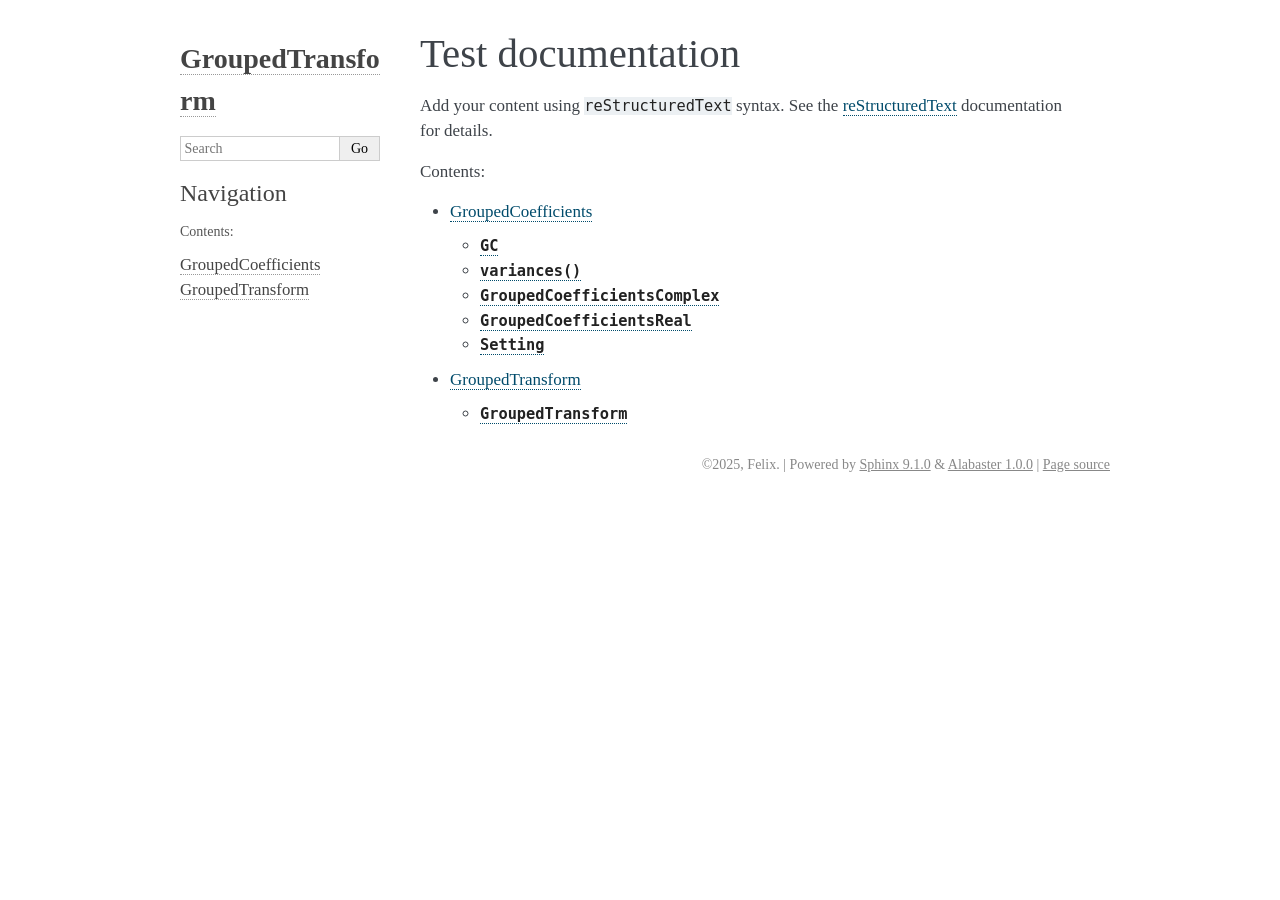
<file: index.html>
<!DOCTYPE html>

<html lang="en" data-content_root="./">
  <head>
    <meta charset="utf-8" />
    <meta name="viewport" content="width=device-width, initial-scale=1.0" /><meta name="viewport" content="width=device-width, initial-scale=1" />

    <title>Test documentation &#8212; GroupedTransform 29.07.2025 documentation</title>
    <link rel="stylesheet" type="text/css" href="_static/pygments.css?v=d1102ebc" />
    <link rel="stylesheet" type="text/css" href="_static/basic.css?v=b08954a9" />
    <link rel="stylesheet" type="text/css" href="_static/alabaster.css?v=27fed22d" />
    <script src="_static/documentation_options.js?v=f8a20051"></script>
    <script src="_static/doctools.js?v=fd6eb6e6"></script>
    <script src="_static/sphinx_highlight.js?v=6ffebe34"></script>
    <link rel="index" title="Index" href="genindex.html" />
    <link rel="search" title="Search" href="search.html" />
    <link rel="next" title="GroupedCoefficients" href="GC.html" />
   
  <link rel="stylesheet" href="_static/custom.css" type="text/css" />
  

  
  

  </head><body>
  

    <div class="document">
      <div class="documentwrapper">
        <div class="bodywrapper">
          

          <div class="body" role="main">
            
  <section id="test-documentation">
<h1>Test documentation<a class="headerlink" href="#test-documentation" title="Link to this heading">¶</a></h1>
<p>Add your content using <code class="docutils literal notranslate"><span class="pre">reStructuredText</span></code> syntax. See the
<a class="reference external" href="https://www.sphinx-doc.org/en/master/usage/restructuredtext/index.html">reStructuredText</a>
documentation for details.</p>
<div class="toctree-wrapper compound">
<p class="caption" role="heading"><span class="caption-text">Contents:</span></p>
<ul>
<li class="toctree-l1"><a class="reference internal" href="GC.html">GroupedCoefficients</a><ul>
<li class="toctree-l2"><a class="reference internal" href="GC.html#GC"><code class="docutils literal notranslate"><span class="pre">GC</span></code></a></li>
<li class="toctree-l2"><a class="reference internal" href="GC.html#variances"><code class="docutils literal notranslate"><span class="pre">variances()</span></code></a></li>
<li class="toctree-l2"><a class="reference internal" href="GC.html#GroupedCoefficientsComplex"><code class="docutils literal notranslate"><span class="pre">GroupedCoefficientsComplex</span></code></a></li>
<li class="toctree-l2"><a class="reference internal" href="GC.html#GroupedCoefficientsReal"><code class="docutils literal notranslate"><span class="pre">GroupedCoefficientsReal</span></code></a></li>
<li class="toctree-l2"><a class="reference internal" href="GC.html#Setting"><code class="docutils literal notranslate"><span class="pre">Setting</span></code></a></li>
</ul>
</li>
<li class="toctree-l1"><a class="reference internal" href="GroupedTransforms.html">GroupedTransform</a><ul>
<li class="toctree-l2"><a class="reference internal" href="GroupedTransforms.html#GroupedTransform"><code class="docutils literal notranslate"><span class="pre">GroupedTransform</span></code></a></li>
</ul>
</li>
</ul>
</div>
</section>


          </div>
          
        </div>
      </div>
      <div class="sphinxsidebar" role="navigation" aria-label="Main">
        <div class="sphinxsidebarwrapper">
<h1 class="logo"><a href="#">GroupedTransform</a></h1>









<search id="searchbox" style="display: none" role="search">
    <div class="searchformwrapper">
    <form class="search" action="search.html" method="get">
      <input type="text" name="q" aria-labelledby="searchlabel" autocomplete="off" autocorrect="off" autocapitalize="off" spellcheck="false" placeholder="Search"/>
      <input type="submit" value="Go" />
    </form>
    </div>
</search>
<script>document.getElementById('searchbox').style.display = "block"</script><h3>Navigation</h3>
<p class="caption" role="heading"><span class="caption-text">Contents:</span></p>
<ul>
<li class="toctree-l1"><a class="reference internal" href="GC.html">GroupedCoefficients</a></li>
<li class="toctree-l1"><a class="reference internal" href="GroupedTransforms.html">GroupedTransform</a></li>
</ul>

<div class="relations">
<h3>Related Topics</h3>
<ul>
  <li><a href="#">Documentation overview</a><ul>
      <li>Next: <a href="GC.html" title="next chapter">GroupedCoefficients</a></li>
  </ul></li>
</ul>
</div>








        </div>
      </div>
      <div class="clearer"></div>
    </div>
    <div class="footer">
      &#169;2025, Felix.
      
      |
      Powered by <a href="https://www.sphinx-doc.org/">Sphinx 9.1.0</a>
      &amp; <a href="https://alabaster.readthedocs.io">Alabaster 1.0.0</a>
      
      |
      <a href="_sources/index.rst.txt"
          rel="nofollow">Page source</a>
    </div>

    

    
  </body>
</html>
</file>
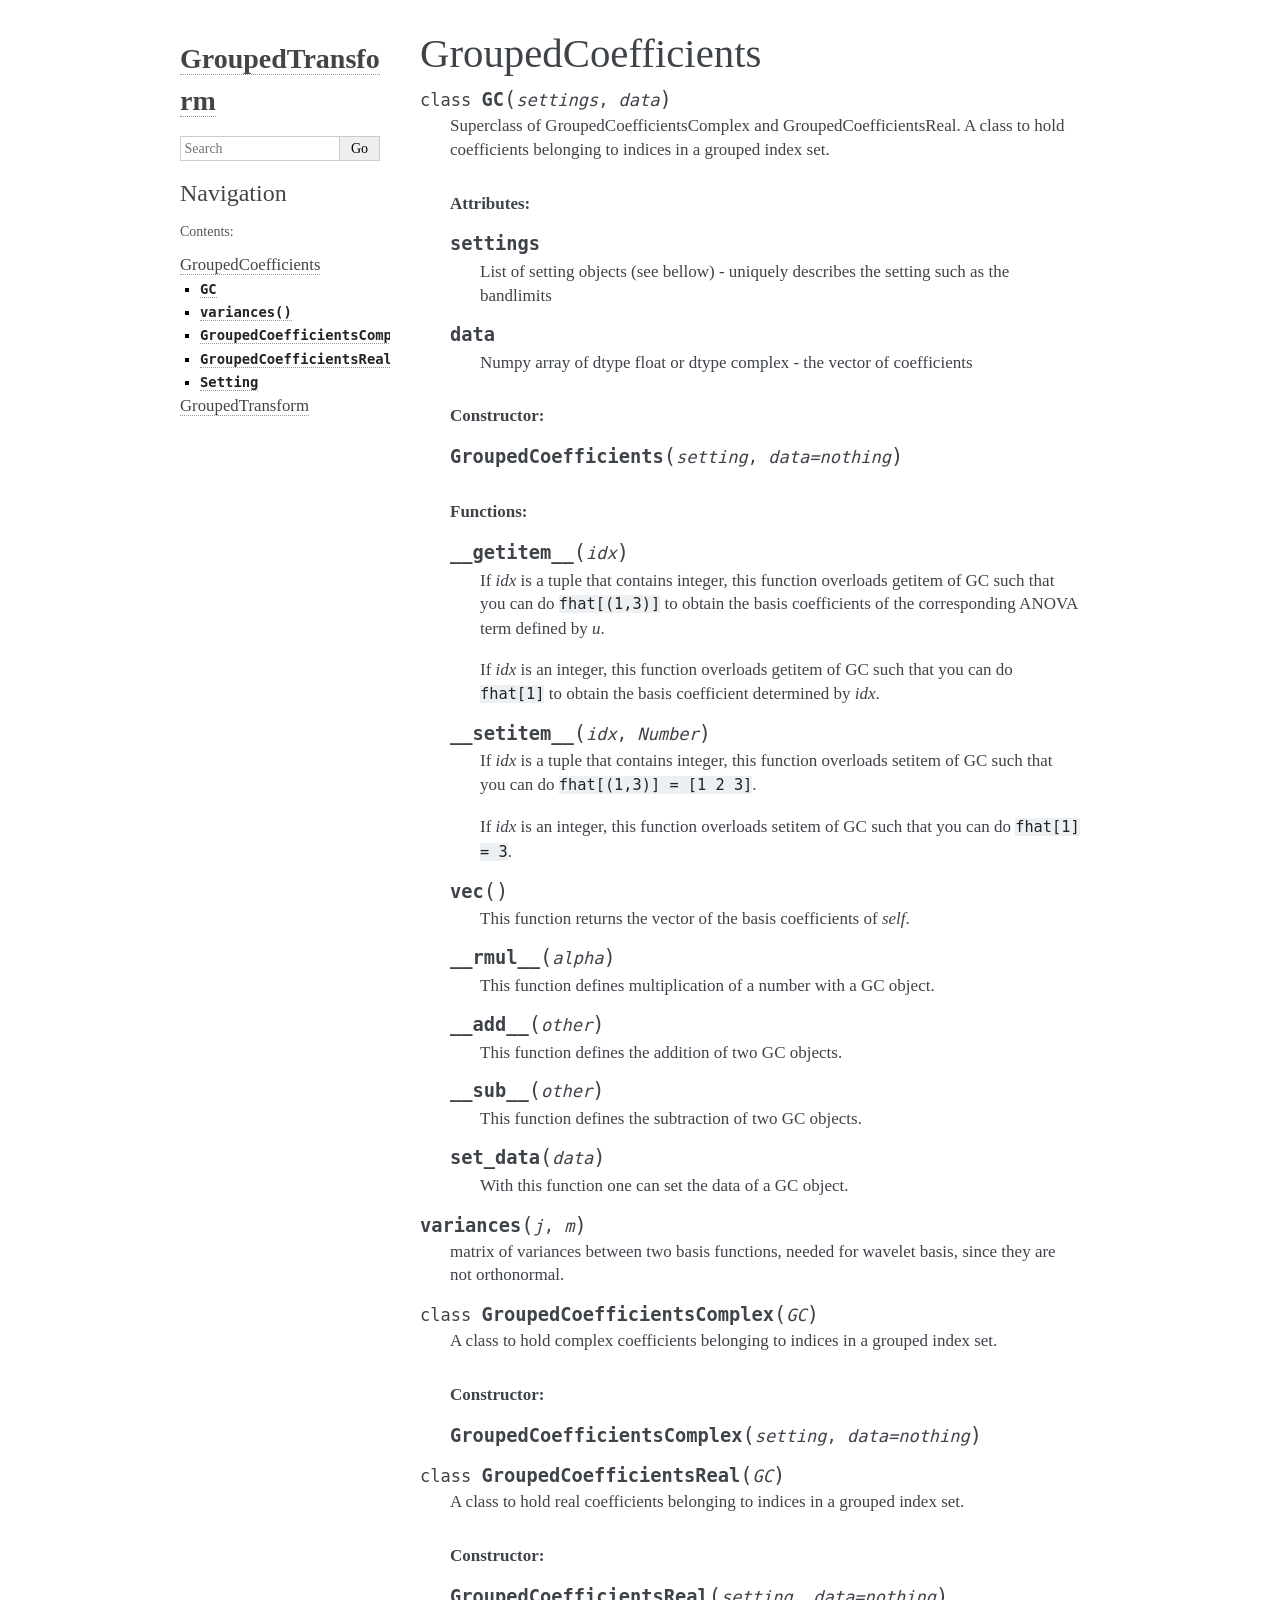
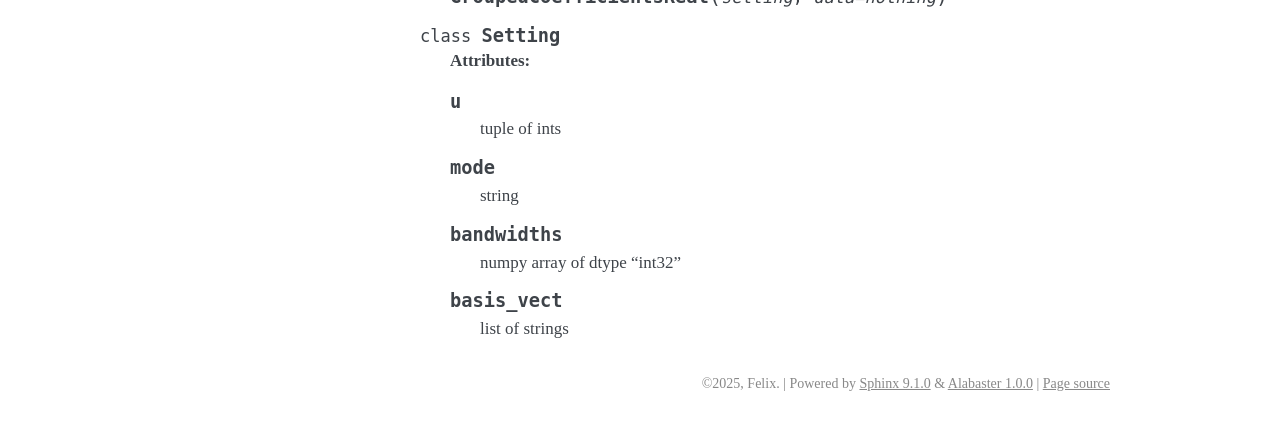
<file: GC.html>
<!DOCTYPE html>

<html lang="en" data-content_root="./">
  <head>
    <meta charset="utf-8" />
    <meta name="viewport" content="width=device-width, initial-scale=1.0" /><meta name="viewport" content="width=device-width, initial-scale=1" />

    <title>GroupedCoefficients &#8212; GroupedTransform 29.07.2025 documentation</title>
    <link rel="stylesheet" type="text/css" href="_static/pygments.css?v=d1102ebc" />
    <link rel="stylesheet" type="text/css" href="_static/basic.css?v=b08954a9" />
    <link rel="stylesheet" type="text/css" href="_static/alabaster.css?v=27fed22d" />
    <script src="_static/documentation_options.js?v=f8a20051"></script>
    <script src="_static/doctools.js?v=fd6eb6e6"></script>
    <script src="_static/sphinx_highlight.js?v=6ffebe34"></script>
    <link rel="index" title="Index" href="genindex.html" />
    <link rel="search" title="Search" href="search.html" />
    <link rel="next" title="GroupedTransform" href="GroupedTransforms.html" />
    <link rel="prev" title="Test documentation" href="index.html" />
   
  <link rel="stylesheet" href="_static/custom.css" type="text/css" />
  

  
  

  </head><body>
  

    <div class="document">
      <div class="documentwrapper">
        <div class="bodywrapper">
          

          <div class="body" role="main">
            
  <section id="groupedcoefficients">
<h1>GroupedCoefficients<a class="headerlink" href="#groupedcoefficients" title="Link to this heading">¶</a></h1>
<dl class="py class">
<dt class="sig sig-object py" id="GC">
<span class="property"><span class="k"><span class="pre">class</span></span><span class="w"> </span></span><span class="sig-name descname"><span class="pre">GC</span></span><span class="sig-paren">(</span><em class="sig-param"><span class="n"><span class="pre">settings</span></span></em>, <em class="sig-param"><span class="n"><span class="pre">data</span></span></em><span class="sig-paren">)</span><a class="headerlink" href="#GC" title="Link to this definition">¶</a></dt>
<dd><p>Superclass of GroupedCoefficientsComplex and GroupedCoefficientsReal.
A class to hold coefficients belonging to indices in a grouped index set.</p>
<p class="rubric">Attributes:</p>
<dl class="py attribute">
<dt class="sig sig-object py" id="GC.settings">
<span class="sig-name descname"><span class="pre">settings</span></span><a class="headerlink" href="#GC.settings" title="Link to this definition">¶</a></dt>
<dd><p>List of setting objects (see bellow) - uniquely describes the setting such as the bandlimits</p>
</dd></dl>

<dl class="py attribute">
<dt class="sig sig-object py" id="GC.data">
<span class="sig-name descname"><span class="pre">data</span></span><a class="headerlink" href="#GC.data" title="Link to this definition">¶</a></dt>
<dd><p>Numpy array of dtype float or dtype complex - the vector of coefficients</p>
</dd></dl>

<p class="rubric">Constructor:</p>
<dl class="py method">
<dt class="sig sig-object py" id="GC.GroupedCoefficients">
<span class="sig-name descname"><span class="pre">GroupedCoefficients</span></span><span class="sig-paren">(</span><em class="sig-param"><span class="n"><span class="pre">setting</span></span></em>, <em class="sig-param"><span class="n"><span class="pre">data</span></span><span class="o"><span class="pre">=</span></span><span class="default_value"><span class="pre">nothing</span></span></em><span class="sig-paren">)</span><a class="headerlink" href="#GC.GroupedCoefficients" title="Link to this definition">¶</a></dt>
<dd></dd></dl>

<p class="rubric">Functions:</p>
<dl class="py method">
<dt class="sig sig-object py" id="GC.__getitem__">
<span class="sig-name descname"><span class="pre">__getitem__</span></span><span class="sig-paren">(</span><em class="sig-param"><span class="n"><span class="pre">idx</span></span></em><span class="sig-paren">)</span><a class="headerlink" href="#GC.__getitem__" title="Link to this definition">¶</a></dt>
<dd><p>If <cite>idx</cite> is a tuple that contains integer,
this function overloads getitem of GC such that you can do <code class="docutils literal notranslate"><span class="pre">fhat[(1,3)]</span></code> to obtain the basis coefficients of the corresponding ANOVA term defined by <cite>u</cite>.</p>
<p>If <cite>idx</cite> is an integer,
this function overloads getitem of GC such that you can do <code class="docutils literal notranslate"><span class="pre">fhat[1]</span></code> to obtain the basis coefficient determined by <cite>idx</cite>.</p>
</dd></dl>

<dl class="py method">
<dt class="sig sig-object py" id="GC.__setitem__">
<span class="sig-name descname"><span class="pre">__setitem__</span></span><span class="sig-paren">(</span><em class="sig-param"><span class="n"><span class="pre">idx</span></span></em>, <em class="sig-param"><span class="n"><span class="pre">Number</span></span></em><span class="sig-paren">)</span><a class="headerlink" href="#GC.__setitem__" title="Link to this definition">¶</a></dt>
<dd><p>If <cite>idx</cite> is a tuple that contains integer,
this function overloads setitem of GC such that you can do <code class="docutils literal notranslate"><span class="pre">fhat[(1,3)]</span> <span class="pre">=</span> <span class="pre">[1</span> <span class="pre">2</span> <span class="pre">3]</span></code>.</p>
<p>If <cite>idx</cite> is an integer,
this function overloads setitem of GC such that you can do <code class="docutils literal notranslate"><span class="pre">fhat[1]</span> <span class="pre">=</span> <span class="pre">3</span></code>.</p>
</dd></dl>

<dl class="py method">
<dt class="sig sig-object py" id="GC.vec">
<span class="sig-name descname"><span class="pre">vec</span></span><span class="sig-paren">(</span><span class="sig-paren">)</span><a class="headerlink" href="#GC.vec" title="Link to this definition">¶</a></dt>
<dd><p>This function returns the vector of the basis coefficients of <cite>self</cite>.</p>
</dd></dl>

<dl class="py method">
<dt class="sig sig-object py" id="GC.__rmul__">
<span class="sig-name descname"><span class="pre">__rmul__</span></span><span class="sig-paren">(</span><em class="sig-param"><span class="n"><span class="pre">alpha</span></span></em><span class="sig-paren">)</span><a class="headerlink" href="#GC.__rmul__" title="Link to this definition">¶</a></dt>
<dd><p>This function defines multiplication of a number with a GC object.</p>
</dd></dl>

<dl class="py method">
<dt class="sig sig-object py" id="GC.__add__">
<span class="sig-name descname"><span class="pre">__add__</span></span><span class="sig-paren">(</span><em class="sig-param"><span class="n"><span class="pre">other</span></span></em><span class="sig-paren">)</span><a class="headerlink" href="#GC.__add__" title="Link to this definition">¶</a></dt>
<dd><p>This function defines the addition of two GC objects.</p>
</dd></dl>

<dl class="py method">
<dt class="sig sig-object py" id="GC.__sub__">
<span class="sig-name descname"><span class="pre">__sub__</span></span><span class="sig-paren">(</span><em class="sig-param"><span class="n"><span class="pre">other</span></span></em><span class="sig-paren">)</span><a class="headerlink" href="#GC.__sub__" title="Link to this definition">¶</a></dt>
<dd><p>This function defines the subtraction of two GC objects.</p>
</dd></dl>

<dl class="py method">
<dt class="sig sig-object py" id="GC.set_data">
<span class="sig-name descname"><span class="pre">set_data</span></span><span class="sig-paren">(</span><em class="sig-param"><span class="n"><span class="pre">data</span></span></em><span class="sig-paren">)</span><a class="headerlink" href="#GC.set_data" title="Link to this definition">¶</a></dt>
<dd><p>With this function one can set the data of a GC object.</p>
</dd></dl>

</dd></dl>

<dl class="py function">
<dt class="sig sig-object py" id="variances">
<span class="sig-name descname"><span class="pre">variances</span></span><span class="sig-paren">(</span><em class="sig-param"><span class="n"><span class="pre">j</span></span></em>, <em class="sig-param"><span class="n"><span class="pre">m</span></span></em><span class="sig-paren">)</span><a class="headerlink" href="#variances" title="Link to this definition">¶</a></dt>
<dd><p>matrix of variances between two basis functions, needed for wavelet basis, since they are not orthonormal.</p>
</dd></dl>

<dl class="py class">
<dt class="sig sig-object py" id="GroupedCoefficientsComplex">
<span class="property"><span class="k"><span class="pre">class</span></span><span class="w"> </span></span><span class="sig-name descname"><span class="pre">GroupedCoefficientsComplex</span></span><span class="sig-paren">(</span><em class="sig-param"><span class="n"><span class="pre">GC</span></span></em><span class="sig-paren">)</span><a class="headerlink" href="#GroupedCoefficientsComplex" title="Link to this definition">¶</a></dt>
<dd><p>A class to hold complex coefficients belonging to indices in a grouped index set.</p>
<p class="rubric">Constructor:</p>
<dl class="py method">
<dt class="sig sig-object py" id="GroupedCoefficientsComplex.GroupedCoefficientsComplex">
<span class="sig-name descname"><span class="pre">GroupedCoefficientsComplex</span></span><span class="sig-paren">(</span><em class="sig-param"><span class="n"><span class="pre">setting</span></span></em>, <em class="sig-param"><span class="n"><span class="pre">data</span></span><span class="o"><span class="pre">=</span></span><span class="default_value"><span class="pre">nothing</span></span></em><span class="sig-paren">)</span><a class="headerlink" href="#GroupedCoefficientsComplex.GroupedCoefficientsComplex" title="Link to this definition">¶</a></dt>
<dd></dd></dl>

</dd></dl>

<dl class="py class">
<dt class="sig sig-object py" id="GroupedCoefficientsReal">
<span class="property"><span class="k"><span class="pre">class</span></span><span class="w"> </span></span><span class="sig-name descname"><span class="pre">GroupedCoefficientsReal</span></span><span class="sig-paren">(</span><em class="sig-param"><span class="n"><span class="pre">GC</span></span></em><span class="sig-paren">)</span><a class="headerlink" href="#GroupedCoefficientsReal" title="Link to this definition">¶</a></dt>
<dd><p>A class to hold real coefficients belonging to indices in a grouped index set.</p>
<p class="rubric">Constructor:</p>
<dl class="py method">
<dt class="sig sig-object py" id="GroupedCoefficientsReal.GroupedCoefficientsReal">
<span class="sig-name descname"><span class="pre">GroupedCoefficientsReal</span></span><span class="sig-paren">(</span><em class="sig-param"><span class="n"><span class="pre">setting</span></span></em>, <em class="sig-param"><span class="n"><span class="pre">data</span></span><span class="o"><span class="pre">=</span></span><span class="default_value"><span class="pre">nothing</span></span></em><span class="sig-paren">)</span><a class="headerlink" href="#GroupedCoefficientsReal.GroupedCoefficientsReal" title="Link to this definition">¶</a></dt>
<dd></dd></dl>

</dd></dl>

<dl class="py class">
<dt class="sig sig-object py" id="Setting">
<span class="property"><span class="k"><span class="pre">class</span></span><span class="w"> </span></span><span class="sig-name descname"><span class="pre">Setting</span></span><a class="headerlink" href="#Setting" title="Link to this definition">¶</a></dt>
<dd><p class="rubric">Attributes:</p>
<dl class="py attribute">
<dt class="sig sig-object py" id="Setting.u">
<span class="sig-name descname"><span class="pre">u</span></span><a class="headerlink" href="#Setting.u" title="Link to this definition">¶</a></dt>
<dd><p>tuple of ints</p>
</dd></dl>

<dl class="py attribute">
<dt class="sig sig-object py" id="Setting.mode">
<span class="sig-name descname"><span class="pre">mode</span></span><a class="headerlink" href="#Setting.mode" title="Link to this definition">¶</a></dt>
<dd><p>string</p>
</dd></dl>

<dl class="py attribute">
<dt class="sig sig-object py" id="Setting.bandwidths">
<span class="sig-name descname"><span class="pre">bandwidths</span></span><a class="headerlink" href="#Setting.bandwidths" title="Link to this definition">¶</a></dt>
<dd><p>numpy array of dtype “int32”</p>
</dd></dl>

<dl class="py attribute">
<dt class="sig sig-object py" id="Setting.basis_vect">
<span class="sig-name descname"><span class="pre">basis_vect</span></span><a class="headerlink" href="#Setting.basis_vect" title="Link to this definition">¶</a></dt>
<dd><p>list of strings</p>
</dd></dl>

</dd></dl>

</section>


          </div>
          
        </div>
      </div>
      <div class="sphinxsidebar" role="navigation" aria-label="Main">
        <div class="sphinxsidebarwrapper">
<h1 class="logo"><a href="index.html">GroupedTransform</a></h1>









<search id="searchbox" style="display: none" role="search">
    <div class="searchformwrapper">
    <form class="search" action="search.html" method="get">
      <input type="text" name="q" aria-labelledby="searchlabel" autocomplete="off" autocorrect="off" autocapitalize="off" spellcheck="false" placeholder="Search"/>
      <input type="submit" value="Go" />
    </form>
    </div>
</search>
<script>document.getElementById('searchbox').style.display = "block"</script><h3>Navigation</h3>
<p class="caption" role="heading"><span class="caption-text">Contents:</span></p>
<ul class="current">
<li class="toctree-l1 current"><a class="current reference internal" href="#">GroupedCoefficients</a><ul>
<li class="toctree-l2"><a class="reference internal" href="#GC"><code class="docutils literal notranslate"><span class="pre">GC</span></code></a></li>
<li class="toctree-l2"><a class="reference internal" href="#variances"><code class="docutils literal notranslate"><span class="pre">variances()</span></code></a></li>
<li class="toctree-l2"><a class="reference internal" href="#GroupedCoefficientsComplex"><code class="docutils literal notranslate"><span class="pre">GroupedCoefficientsComplex</span></code></a></li>
<li class="toctree-l2"><a class="reference internal" href="#GroupedCoefficientsReal"><code class="docutils literal notranslate"><span class="pre">GroupedCoefficientsReal</span></code></a></li>
<li class="toctree-l2"><a class="reference internal" href="#Setting"><code class="docutils literal notranslate"><span class="pre">Setting</span></code></a></li>
</ul>
</li>
<li class="toctree-l1"><a class="reference internal" href="GroupedTransforms.html">GroupedTransform</a></li>
</ul>

<div class="relations">
<h3>Related Topics</h3>
<ul>
  <li><a href="index.html">Documentation overview</a><ul>
      <li>Previous: <a href="index.html" title="previous chapter">Test documentation</a></li>
      <li>Next: <a href="GroupedTransforms.html" title="next chapter">GroupedTransform</a></li>
  </ul></li>
</ul>
</div>








        </div>
      </div>
      <div class="clearer"></div>
    </div>
    <div class="footer">
      &#169;2025, Felix.
      
      |
      Powered by <a href="https://www.sphinx-doc.org/">Sphinx 9.1.0</a>
      &amp; <a href="https://alabaster.readthedocs.io">Alabaster 1.0.0</a>
      
      |
      <a href="_sources/GC.rst.txt"
          rel="nofollow">Page source</a>
    </div>

    

    
  </body>
</html>
</file>
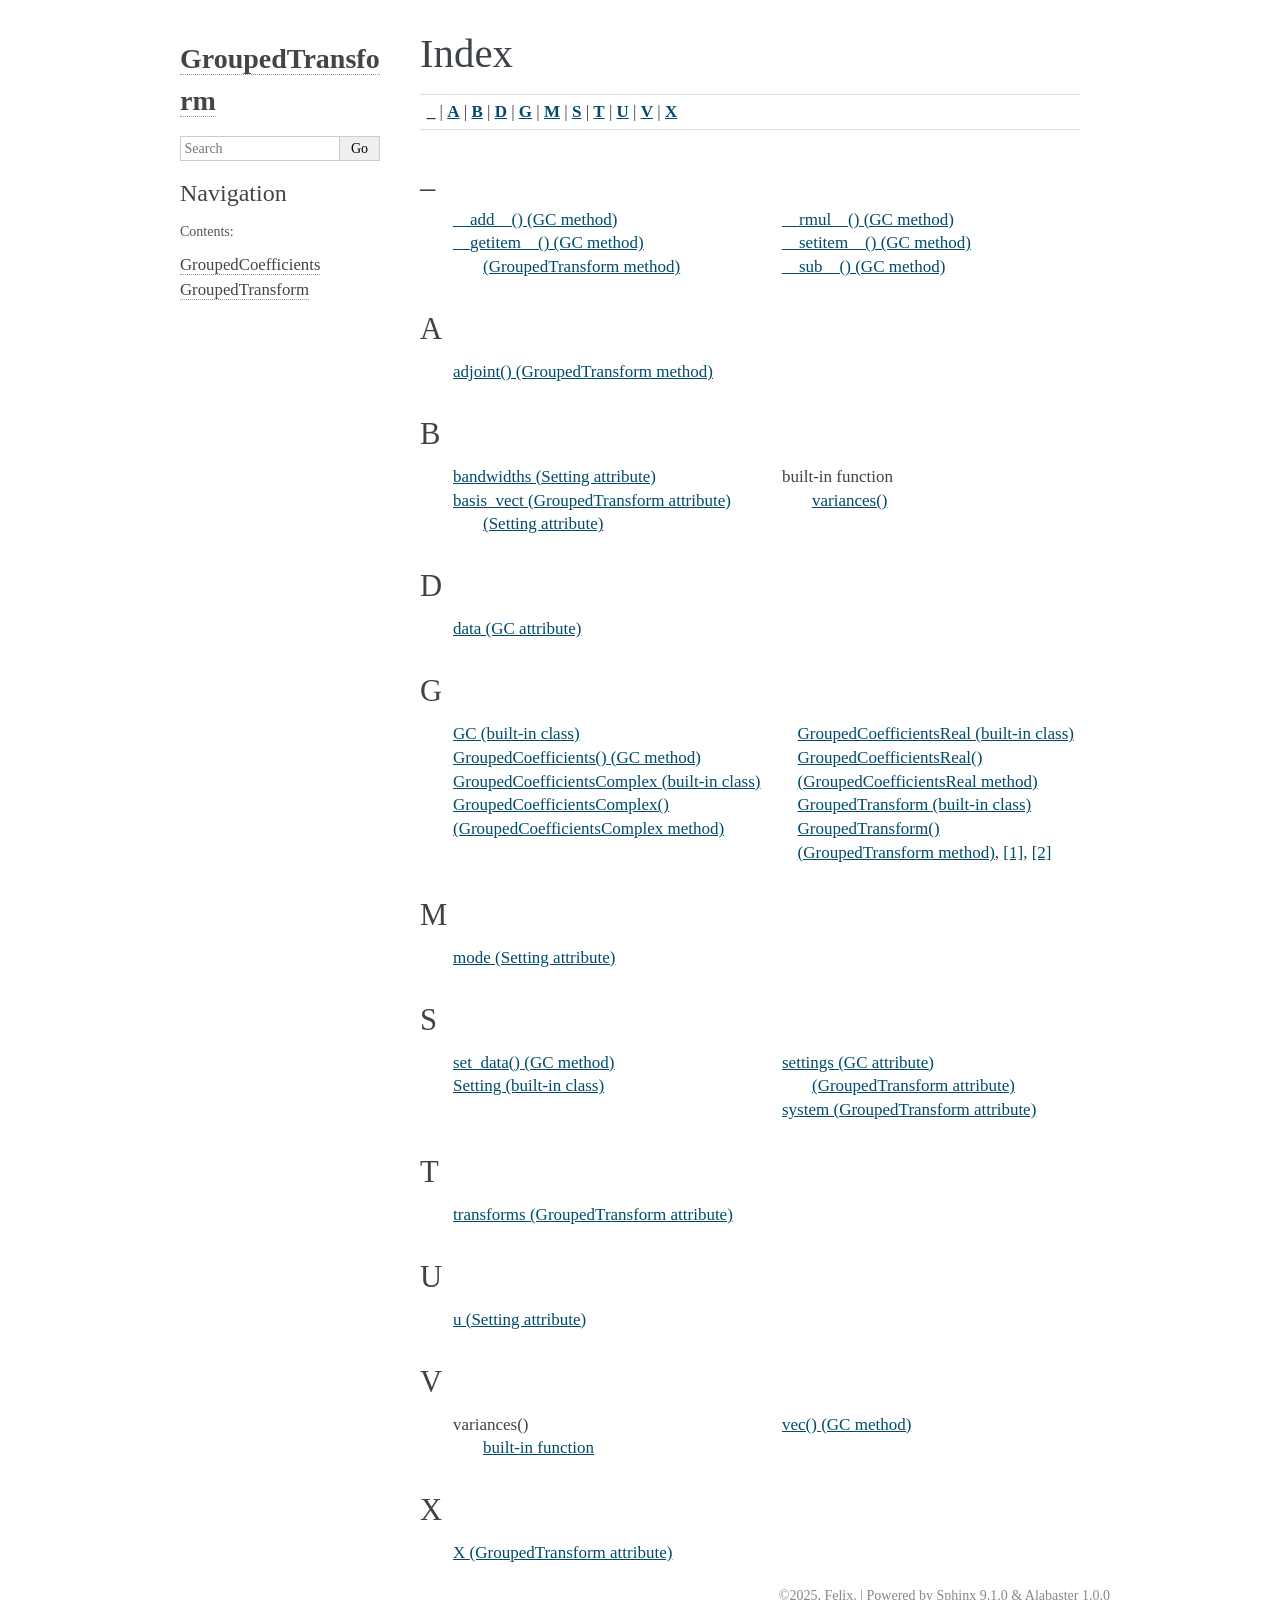
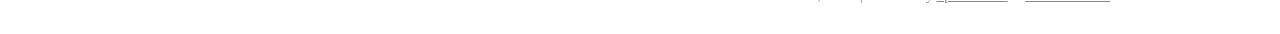
<file: genindex.html>
<!DOCTYPE html>

<html lang="en" data-content_root="./">
  <head>
    <meta charset="utf-8" />
    <meta name="viewport" content="width=device-width, initial-scale=1.0" />
    <title>Index &#8212; GroupedTransform 29.07.2025 documentation</title>
    <link rel="stylesheet" type="text/css" href="_static/pygments.css?v=d1102ebc" />
    <link rel="stylesheet" type="text/css" href="_static/basic.css?v=b08954a9" />
    <link rel="stylesheet" type="text/css" href="_static/alabaster.css?v=27fed22d" />
    <script src="_static/documentation_options.js?v=f8a20051"></script>
    <script src="_static/doctools.js?v=fd6eb6e6"></script>
    <script src="_static/sphinx_highlight.js?v=6ffebe34"></script>
    <link rel="index" title="Index" href="#" />
    <link rel="search" title="Search" href="search.html" />
   
  <link rel="stylesheet" href="_static/custom.css" type="text/css" />
  

  
  

  </head><body>
  

    <div class="document">
      <div class="documentwrapper">
        <div class="bodywrapper">
          

          <div class="body" role="main">
            

<h1 id="index">Index</h1>

<div class="genindex-jumpbox">
 <a href="#_"><strong>_</strong></a>
 | <a href="#A"><strong>A</strong></a>
 | <a href="#B"><strong>B</strong></a>
 | <a href="#D"><strong>D</strong></a>
 | <a href="#G"><strong>G</strong></a>
 | <a href="#M"><strong>M</strong></a>
 | <a href="#S"><strong>S</strong></a>
 | <a href="#T"><strong>T</strong></a>
 | <a href="#U"><strong>U</strong></a>
 | <a href="#V"><strong>V</strong></a>
 | <a href="#X"><strong>X</strong></a>
 
</div>
<h2 id="_">_</h2>
<table style="width: 100%" class="indextable genindextable"><tr>
  <td style="width: 33%; vertical-align: top;"><ul>
      <li><a href="GC.html#GC.__add__">__add__() (GC method)</a>
</li>
      <li><a href="GC.html#GC.__getitem__">__getitem__() (GC method)</a>

      <ul>
        <li><a href="GroupedTransforms.html#GroupedTransform.__getitem__">(GroupedTransform method)</a>
</li>
      </ul></li>
  </ul></td>
  <td style="width: 33%; vertical-align: top;"><ul>
      <li><a href="GC.html#GC.__rmul__">__rmul__() (GC method)</a>
</li>
      <li><a href="GC.html#GC.__setitem__">__setitem__() (GC method)</a>
</li>
      <li><a href="GC.html#GC.__sub__">__sub__() (GC method)</a>
</li>
  </ul></td>
</tr></table>

<h2 id="A">A</h2>
<table style="width: 100%" class="indextable genindextable"><tr>
  <td style="width: 33%; vertical-align: top;"><ul>
      <li><a href="GroupedTransforms.html#GroupedTransform.adjoint">adjoint() (GroupedTransform method)</a>
</li>
  </ul></td>
</tr></table>

<h2 id="B">B</h2>
<table style="width: 100%" class="indextable genindextable"><tr>
  <td style="width: 33%; vertical-align: top;"><ul>
      <li><a href="GC.html#Setting.bandwidths">bandwidths (Setting attribute)</a>
</li>
      <li><a href="GroupedTransforms.html#GroupedTransform.basis_vect">basis_vect (GroupedTransform attribute)</a>

      <ul>
        <li><a href="GC.html#Setting.basis_vect">(Setting attribute)</a>
</li>
      </ul></li>
  </ul></td>
  <td style="width: 33%; vertical-align: top;"><ul>
      <li>
    built-in function

      <ul>
        <li><a href="GC.html#variances">variances()</a>
</li>
      </ul></li>
  </ul></td>
</tr></table>

<h2 id="D">D</h2>
<table style="width: 100%" class="indextable genindextable"><tr>
  <td style="width: 33%; vertical-align: top;"><ul>
      <li><a href="GC.html#GC.data">data (GC attribute)</a>
</li>
  </ul></td>
</tr></table>

<h2 id="G">G</h2>
<table style="width: 100%" class="indextable genindextable"><tr>
  <td style="width: 33%; vertical-align: top;"><ul>
      <li><a href="GC.html#GC">GC (built-in class)</a>
</li>
      <li><a href="GC.html#GC.GroupedCoefficients">GroupedCoefficients() (GC method)</a>
</li>
      <li><a href="GC.html#GroupedCoefficientsComplex">GroupedCoefficientsComplex (built-in class)</a>
</li>
      <li><a href="GC.html#GroupedCoefficientsComplex.GroupedCoefficientsComplex">GroupedCoefficientsComplex() (GroupedCoefficientsComplex method)</a>
</li>
  </ul></td>
  <td style="width: 33%; vertical-align: top;"><ul>
      <li><a href="GC.html#GroupedCoefficientsReal">GroupedCoefficientsReal (built-in class)</a>
</li>
      <li><a href="GC.html#GroupedCoefficientsReal.GroupedCoefficientsReal">GroupedCoefficientsReal() (GroupedCoefficientsReal method)</a>
</li>
      <li><a href="GroupedTransforms.html#GroupedTransform">GroupedTransform (built-in class)</a>
</li>
      <li><a href="GroupedTransforms.html#GroupedTransform.GroupedTransform">GroupedTransform() (GroupedTransform method)</a>, <a href="GroupedTransforms.html#id0">[1]</a>, <a href="GroupedTransforms.html#id1">[2]</a>
</li>
  </ul></td>
</tr></table>

<h2 id="M">M</h2>
<table style="width: 100%" class="indextable genindextable"><tr>
  <td style="width: 33%; vertical-align: top;"><ul>
      <li><a href="GC.html#Setting.mode">mode (Setting attribute)</a>
</li>
  </ul></td>
</tr></table>

<h2 id="S">S</h2>
<table style="width: 100%" class="indextable genindextable"><tr>
  <td style="width: 33%; vertical-align: top;"><ul>
      <li><a href="GC.html#GC.set_data">set_data() (GC method)</a>
</li>
      <li><a href="GC.html#Setting">Setting (built-in class)</a>
</li>
  </ul></td>
  <td style="width: 33%; vertical-align: top;"><ul>
      <li><a href="GC.html#GC.settings">settings (GC attribute)</a>

      <ul>
        <li><a href="GroupedTransforms.html#GroupedTransform.settings">(GroupedTransform attribute)</a>
</li>
      </ul></li>
      <li><a href="GroupedTransforms.html#GroupedTransform.system">system (GroupedTransform attribute)</a>
</li>
  </ul></td>
</tr></table>

<h2 id="T">T</h2>
<table style="width: 100%" class="indextable genindextable"><tr>
  <td style="width: 33%; vertical-align: top;"><ul>
      <li><a href="GroupedTransforms.html#GroupedTransform.transforms">transforms (GroupedTransform attribute)</a>
</li>
  </ul></td>
</tr></table>

<h2 id="U">U</h2>
<table style="width: 100%" class="indextable genindextable"><tr>
  <td style="width: 33%; vertical-align: top;"><ul>
      <li><a href="GC.html#Setting.u">u (Setting attribute)</a>
</li>
  </ul></td>
</tr></table>

<h2 id="V">V</h2>
<table style="width: 100%" class="indextable genindextable"><tr>
  <td style="width: 33%; vertical-align: top;"><ul>
      <li>
    variances()

      <ul>
        <li><a href="GC.html#variances">built-in function</a>
</li>
      </ul></li>
  </ul></td>
  <td style="width: 33%; vertical-align: top;"><ul>
      <li><a href="GC.html#GC.vec">vec() (GC method)</a>
</li>
  </ul></td>
</tr></table>

<h2 id="X">X</h2>
<table style="width: 100%" class="indextable genindextable"><tr>
  <td style="width: 33%; vertical-align: top;"><ul>
      <li><a href="GroupedTransforms.html#GroupedTransform.X">X (GroupedTransform attribute)</a>
</li>
  </ul></td>
</tr></table>



          </div>
          
        </div>
      </div>
      <div class="sphinxsidebar" role="navigation" aria-label="Main">
        <div class="sphinxsidebarwrapper">
<h1 class="logo"><a href="index.html">GroupedTransform</a></h1>









<search id="searchbox" style="display: none" role="search">
    <div class="searchformwrapper">
    <form class="search" action="search.html" method="get">
      <input type="text" name="q" aria-labelledby="searchlabel" autocomplete="off" autocorrect="off" autocapitalize="off" spellcheck="false" placeholder="Search"/>
      <input type="submit" value="Go" />
    </form>
    </div>
</search>
<script>document.getElementById('searchbox').style.display = "block"</script><h3>Navigation</h3>
<p class="caption" role="heading"><span class="caption-text">Contents:</span></p>
<ul>
<li class="toctree-l1"><a class="reference internal" href="GC.html">GroupedCoefficients</a></li>
<li class="toctree-l1"><a class="reference internal" href="GroupedTransforms.html">GroupedTransform</a></li>
</ul>

<div class="relations">
<h3>Related Topics</h3>
<ul>
  <li><a href="index.html">Documentation overview</a><ul>
  </ul></li>
</ul>
</div>








        </div>
      </div>
      <div class="clearer"></div>
    </div>
    <div class="footer">
      &#169;2025, Felix.
      
      |
      Powered by <a href="https://www.sphinx-doc.org/">Sphinx 9.1.0</a>
      &amp; <a href="https://alabaster.readthedocs.io">Alabaster 1.0.0</a>
      
    </div>

    

    
  </body>
</html>
</file>
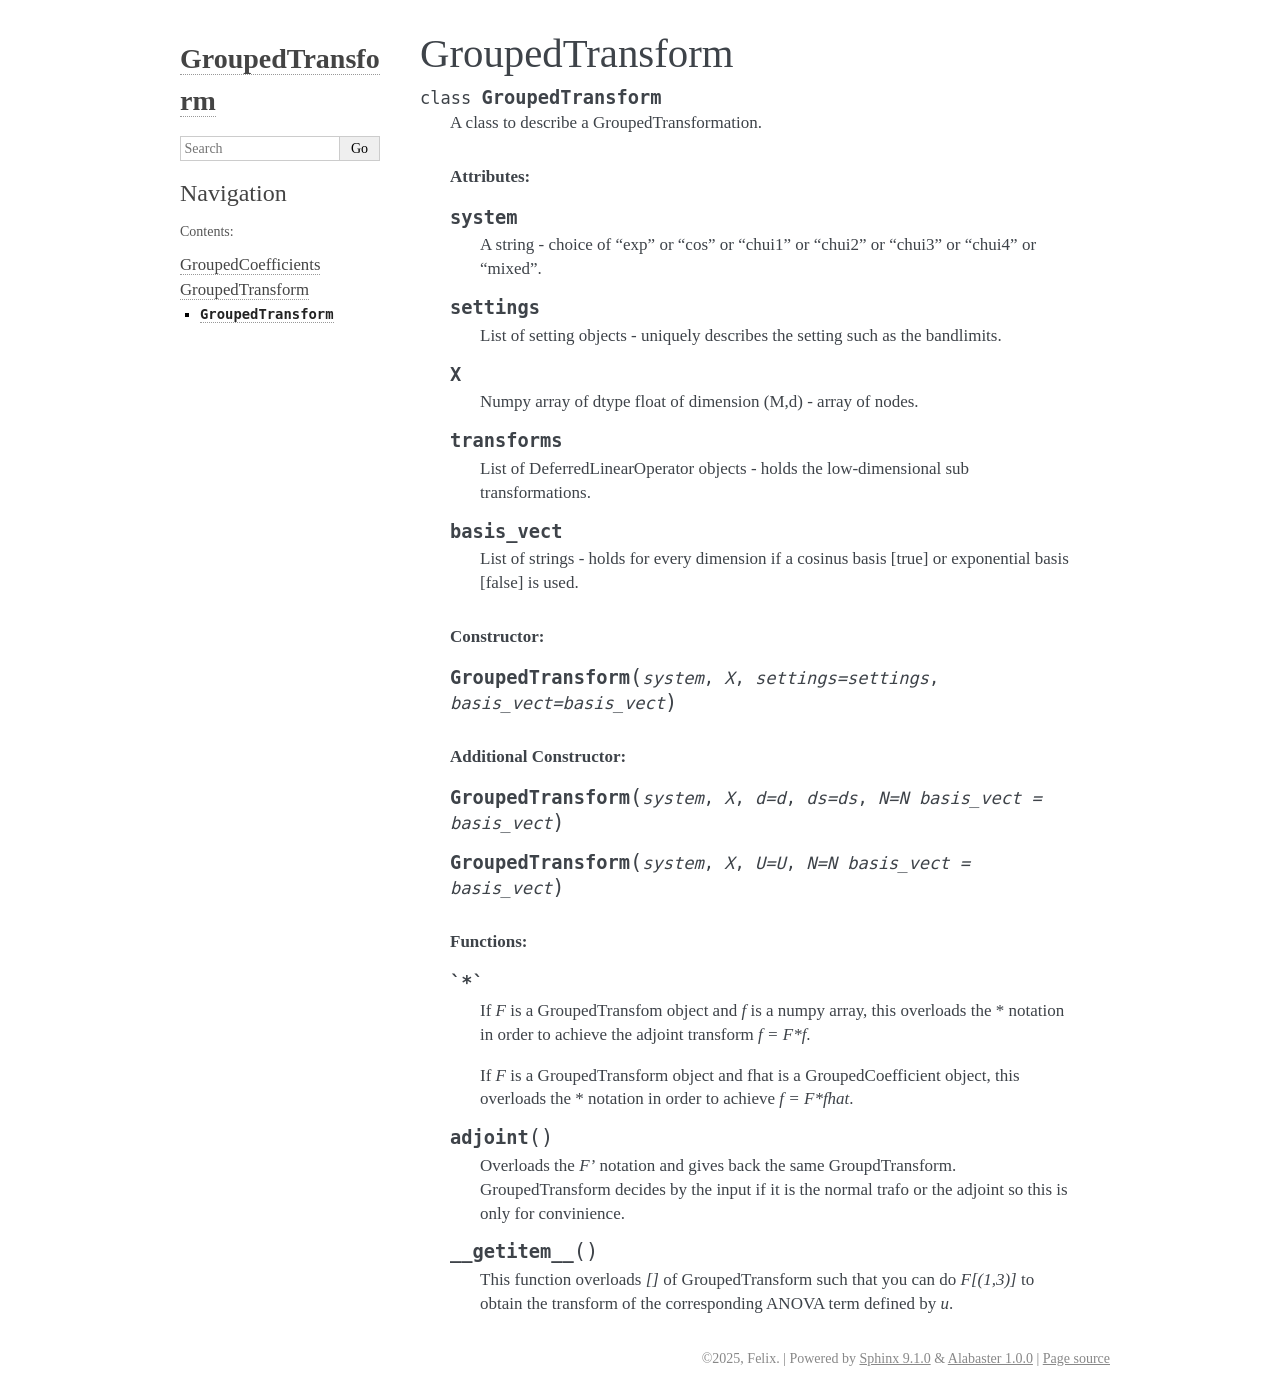
<file: GroupedTransforms.html>
<!DOCTYPE html>

<html lang="en" data-content_root="./">
  <head>
    <meta charset="utf-8" />
    <meta name="viewport" content="width=device-width, initial-scale=1.0" /><meta name="viewport" content="width=device-width, initial-scale=1" />

    <title>GroupedTransform &#8212; GroupedTransform 29.07.2025 documentation</title>
    <link rel="stylesheet" type="text/css" href="_static/pygments.css?v=d1102ebc" />
    <link rel="stylesheet" type="text/css" href="_static/basic.css?v=b08954a9" />
    <link rel="stylesheet" type="text/css" href="_static/alabaster.css?v=27fed22d" />
    <script src="_static/documentation_options.js?v=f8a20051"></script>
    <script src="_static/doctools.js?v=fd6eb6e6"></script>
    <script src="_static/sphinx_highlight.js?v=6ffebe34"></script>
    <link rel="index" title="Index" href="genindex.html" />
    <link rel="search" title="Search" href="search.html" />
    <link rel="prev" title="GroupedCoefficients" href="GC.html" />
   
  <link rel="stylesheet" href="_static/custom.css" type="text/css" />
  

  
  

  </head><body>
  

    <div class="document">
      <div class="documentwrapper">
        <div class="bodywrapper">
          

          <div class="body" role="main">
            
  <section id="groupedtransform">
<h1>GroupedTransform<a class="headerlink" href="#groupedtransform" title="Link to this heading">¶</a></h1>
<dl class="py class">
<dt class="sig sig-object py" id="GroupedTransform">
<span class="property"><span class="k"><span class="pre">class</span></span><span class="w"> </span></span><span class="sig-name descname"><span class="pre">GroupedTransform</span></span><a class="headerlink" href="#GroupedTransform" title="Link to this definition">¶</a></dt>
<dd><p>A class to describe a GroupedTransformation.</p>
<p class="rubric">Attributes:</p>
<dl class="py attribute">
<dt class="sig sig-object py" id="GroupedTransform.system">
<span class="sig-name descname"><span class="pre">system</span></span><a class="headerlink" href="#GroupedTransform.system" title="Link to this definition">¶</a></dt>
<dd><p>A string - choice of “exp” or “cos” or “chui1” or “chui2” or “chui3” or “chui4” or “mixed”.</p>
</dd></dl>

<dl class="py attribute">
<dt class="sig sig-object py" id="GroupedTransform.settings">
<span class="sig-name descname"><span class="pre">settings</span></span><a class="headerlink" href="#GroupedTransform.settings" title="Link to this definition">¶</a></dt>
<dd><p>List of setting objects - uniquely describes the setting such as the bandlimits.</p>
</dd></dl>

<dl class="py attribute">
<dt class="sig sig-object py" id="GroupedTransform.X">
<span class="sig-name descname"><span class="pre">X</span></span><a class="headerlink" href="#GroupedTransform.X" title="Link to this definition">¶</a></dt>
<dd><p>Numpy  array of dtype float of dimension (M,d) - array of nodes.</p>
</dd></dl>

<dl class="py attribute">
<dt class="sig sig-object py" id="GroupedTransform.transforms">
<span class="sig-name descname"><span class="pre">transforms</span></span><a class="headerlink" href="#GroupedTransform.transforms" title="Link to this definition">¶</a></dt>
<dd><p>List of DeferredLinearOperator objects - holds the low-dimensional sub transformations.</p>
</dd></dl>

<dl class="py attribute">
<dt class="sig sig-object py" id="GroupedTransform.basis_vect">
<span class="sig-name descname"><span class="pre">basis_vect</span></span><a class="headerlink" href="#GroupedTransform.basis_vect" title="Link to this definition">¶</a></dt>
<dd><p>List of strings  - holds for every dimension if a cosinus basis [true] or exponential basis [false] is used.</p>
</dd></dl>

<p class="rubric">Constructor:</p>
<dl class="py method">
<dt class="sig sig-object py" id="GroupedTransform.GroupedTransform">
<span class="sig-name descname"><span class="pre">GroupedTransform</span></span><span class="sig-paren">(</span><em class="sig-param"><span class="n"><span class="pre">system</span></span></em>, <em class="sig-param"><span class="n"><span class="pre">X</span></span></em>, <em class="sig-param"><span class="n"><span class="pre">settings</span></span><span class="o"><span class="pre">=</span></span><span class="default_value"><span class="pre">settings</span></span></em>, <em class="sig-param"><span class="n"><span class="pre">basis_vect</span></span><span class="o"><span class="pre">=</span></span><span class="default_value"><span class="pre">basis_vect</span></span></em><span class="sig-paren">)</span><a class="headerlink" href="#GroupedTransform.GroupedTransform" title="Link to this definition">¶</a></dt>
<dd></dd></dl>

<p class="rubric">Additional Constructor:</p>
<dl class="py method">
<dt class="sig sig-object py" id="id0">
<span class="sig-name descname"><span class="pre">GroupedTransform</span></span><span class="sig-paren">(</span><em class="sig-param"><span class="n"><span class="pre">system</span></span></em>, <em class="sig-param"><span class="n"><span class="pre">X</span></span></em>, <em class="sig-param"><span class="n"><span class="pre">d</span></span><span class="o"><span class="pre">=</span></span><span class="default_value"><span class="pre">d</span></span></em>, <em class="sig-param"><span class="n"><span class="pre">ds</span></span><span class="o"><span class="pre">=</span></span><span class="default_value"><span class="pre">ds</span></span></em>, <em class="sig-param"><span class="n"><span class="pre">N</span></span><span class="o"><span class="pre">=</span></span><span class="default_value"><span class="pre">N</span> <span class="pre">basis_vect</span> <span class="pre">=</span> <span class="pre">basis_vect</span></span></em><span class="sig-paren">)</span><a class="headerlink" href="#id0" title="Link to this definition">¶</a></dt>
<dd></dd></dl>

<dl class="py method">
<dt class="sig sig-object py" id="id1">
<span class="sig-name descname"><span class="pre">GroupedTransform</span></span><span class="sig-paren">(</span><em class="sig-param"><span class="n"><span class="pre">system</span></span></em>, <em class="sig-param"><span class="n"><span class="pre">X</span></span></em>, <em class="sig-param"><span class="n"><span class="pre">U</span></span><span class="o"><span class="pre">=</span></span><span class="default_value"><span class="pre">U</span></span></em>, <em class="sig-param"><span class="n"><span class="pre">N</span></span><span class="o"><span class="pre">=</span></span><span class="default_value"><span class="pre">N</span> <span class="pre">basis_vect</span> <span class="pre">=</span> <span class="pre">basis_vect</span></span></em><span class="sig-paren">)</span><a class="headerlink" href="#id1" title="Link to this definition">¶</a></dt>
<dd></dd></dl>

<p class="rubric">Functions:</p>
<dl class="py method">
<dt class="sig sig-object py">
<span class="sig-name descname"><span class="pre">`*`</span></span></dt>
<dd><p>If <cite>F</cite> is a GroupedTransfom object and <cite>f</cite> is a numpy array,
this overloads the * notation in order to achieve the adjoint transform <cite>f = F*f</cite>.</p>
<p>If <cite>F</cite> is a GroupedTransform object and fhat is a GroupedCoefficient object,
this overloads the * notation in order to achieve <cite>f = F*fhat</cite>.</p>
</dd></dl>

<dl class="py method">
<dt class="sig sig-object py" id="GroupedTransform.adjoint">
<span class="sig-name descname"><span class="pre">adjoint</span></span><span class="sig-paren">(</span><span class="sig-paren">)</span><a class="headerlink" href="#GroupedTransform.adjoint" title="Link to this definition">¶</a></dt>
<dd><p>Overloads the <cite>F’</cite> notation and gives back the same GroupdTransform. GroupedTransform decides by the input if it is the normal trafo or the adjoint so this is only for convinience.</p>
</dd></dl>

<dl class="py method">
<dt class="sig sig-object py" id="GroupedTransform.__getitem__">
<span class="sig-name descname"><span class="pre">__getitem__</span></span><span class="sig-paren">(</span><span class="sig-paren">)</span><a class="headerlink" href="#GroupedTransform.__getitem__" title="Link to this definition">¶</a></dt>
<dd><p>This function overloads <cite>[]</cite> of GroupedTransform such that you can do <cite>F[(1,3)]</cite> to obtain the transform of the corresponding ANOVA term defined by <cite>u</cite>.</p>
</dd></dl>

</dd></dl>

</section>


          </div>
          
        </div>
      </div>
      <div class="sphinxsidebar" role="navigation" aria-label="Main">
        <div class="sphinxsidebarwrapper">
<h1 class="logo"><a href="index.html">GroupedTransform</a></h1>









<search id="searchbox" style="display: none" role="search">
    <div class="searchformwrapper">
    <form class="search" action="search.html" method="get">
      <input type="text" name="q" aria-labelledby="searchlabel" autocomplete="off" autocorrect="off" autocapitalize="off" spellcheck="false" placeholder="Search"/>
      <input type="submit" value="Go" />
    </form>
    </div>
</search>
<script>document.getElementById('searchbox').style.display = "block"</script><h3>Navigation</h3>
<p class="caption" role="heading"><span class="caption-text">Contents:</span></p>
<ul class="current">
<li class="toctree-l1"><a class="reference internal" href="GC.html">GroupedCoefficients</a></li>
<li class="toctree-l1 current"><a class="current reference internal" href="#">GroupedTransform</a><ul>
<li class="toctree-l2"><a class="reference internal" href="#GroupedTransform"><code class="docutils literal notranslate"><span class="pre">GroupedTransform</span></code></a></li>
</ul>
</li>
</ul>

<div class="relations">
<h3>Related Topics</h3>
<ul>
  <li><a href="index.html">Documentation overview</a><ul>
      <li>Previous: <a href="GC.html" title="previous chapter">GroupedCoefficients</a></li>
  </ul></li>
</ul>
</div>








        </div>
      </div>
      <div class="clearer"></div>
    </div>
    <div class="footer">
      &#169;2025, Felix.
      
      |
      Powered by <a href="https://www.sphinx-doc.org/">Sphinx 9.1.0</a>
      &amp; <a href="https://alabaster.readthedocs.io">Alabaster 1.0.0</a>
      
      |
      <a href="_sources/GroupedTransforms.rst.txt"
          rel="nofollow">Page source</a>
    </div>

    

    
  </body>
</html>
</file>
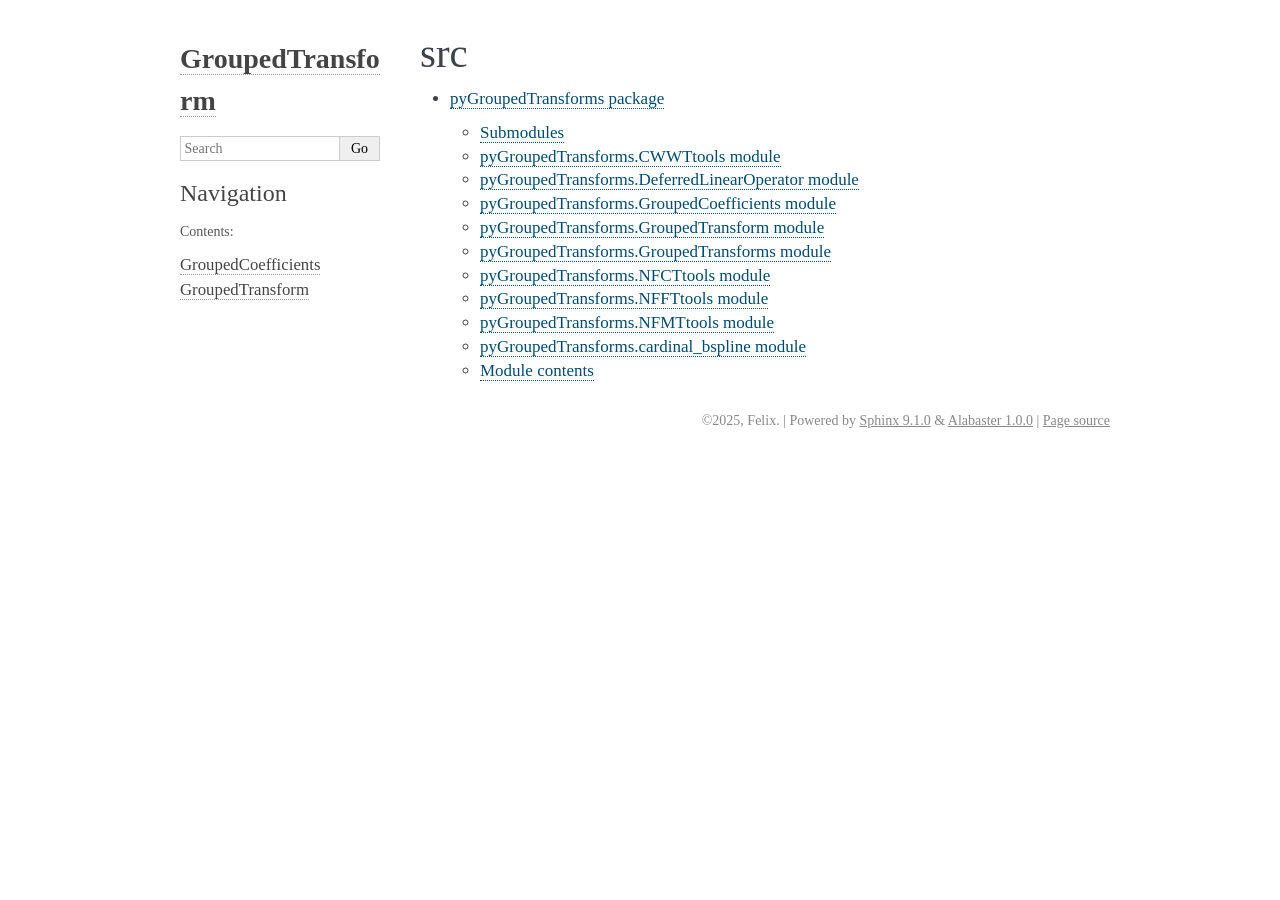
<file: modules.html>
<!DOCTYPE html>

<html lang="en" data-content_root="./">
  <head>
    <meta charset="utf-8" />
    <meta name="viewport" content="width=device-width, initial-scale=1.0" /><meta name="viewport" content="width=device-width, initial-scale=1" />

    <title>src &#8212; GroupedTransform 29.07.2025 documentation</title>
    <link rel="stylesheet" type="text/css" href="_static/pygments.css?v=d1102ebc" />
    <link rel="stylesheet" type="text/css" href="_static/basic.css?v=b08954a9" />
    <link rel="stylesheet" type="text/css" href="_static/alabaster.css?v=27fed22d" />
    <script src="_static/documentation_options.js?v=f8a20051"></script>
    <script src="_static/doctools.js?v=fd6eb6e6"></script>
    <script src="_static/sphinx_highlight.js?v=6ffebe34"></script>
    <link rel="index" title="Index" href="genindex.html" />
    <link rel="search" title="Search" href="search.html" />
   
  <link rel="stylesheet" href="_static/custom.css" type="text/css" />
  

  
  

  </head><body>
  

    <div class="document">
      <div class="documentwrapper">
        <div class="bodywrapper">
          

          <div class="body" role="main">
            
  <section id="src">
<h1>src<a class="headerlink" href="#src" title="Link to this heading">¶</a></h1>
<div class="toctree-wrapper compound">
<ul>
<li class="toctree-l1"><a class="reference internal" href="pyGroupedTransforms.html">pyGroupedTransforms package</a><ul>
<li class="toctree-l2"><a class="reference internal" href="pyGroupedTransforms.html#submodules">Submodules</a></li>
<li class="toctree-l2"><a class="reference internal" href="pyGroupedTransforms.html#pygroupedtransforms-cwwttools-module">pyGroupedTransforms.CWWTtools module</a></li>
<li class="toctree-l2"><a class="reference internal" href="pyGroupedTransforms.html#pygroupedtransforms-deferredlinearoperator-module">pyGroupedTransforms.DeferredLinearOperator module</a></li>
<li class="toctree-l2"><a class="reference internal" href="pyGroupedTransforms.html#pygroupedtransforms-groupedcoefficients-module">pyGroupedTransforms.GroupedCoefficients module</a></li>
<li class="toctree-l2"><a class="reference internal" href="pyGroupedTransforms.html#pygroupedtransforms-groupedtransform-module">pyGroupedTransforms.GroupedTransform module</a></li>
<li class="toctree-l2"><a class="reference internal" href="pyGroupedTransforms.html#pygroupedtransforms-groupedtransforms-module">pyGroupedTransforms.GroupedTransforms module</a></li>
<li class="toctree-l2"><a class="reference internal" href="pyGroupedTransforms.html#pygroupedtransforms-nfcttools-module">pyGroupedTransforms.NFCTtools module</a></li>
<li class="toctree-l2"><a class="reference internal" href="pyGroupedTransforms.html#pygroupedtransforms-nffttools-module">pyGroupedTransforms.NFFTtools module</a></li>
<li class="toctree-l2"><a class="reference internal" href="pyGroupedTransforms.html#pygroupedtransforms-nfmttools-module">pyGroupedTransforms.NFMTtools module</a></li>
<li class="toctree-l2"><a class="reference internal" href="pyGroupedTransforms.html#pygroupedtransforms-cardinal-bspline-module">pyGroupedTransforms.cardinal_bspline module</a></li>
<li class="toctree-l2"><a class="reference internal" href="pyGroupedTransforms.html#module-contents">Module contents</a></li>
</ul>
</li>
</ul>
</div>
</section>


          </div>
          
        </div>
      </div>
      <div class="sphinxsidebar" role="navigation" aria-label="Main">
        <div class="sphinxsidebarwrapper">
<h1 class="logo"><a href="index.html">GroupedTransform</a></h1>









<search id="searchbox" style="display: none" role="search">
    <div class="searchformwrapper">
    <form class="search" action="search.html" method="get">
      <input type="text" name="q" aria-labelledby="searchlabel" autocomplete="off" autocorrect="off" autocapitalize="off" spellcheck="false" placeholder="Search"/>
      <input type="submit" value="Go" />
    </form>
    </div>
</search>
<script>document.getElementById('searchbox').style.display = "block"</script><h3>Navigation</h3>
<p class="caption" role="heading"><span class="caption-text">Contents:</span></p>
<ul>
<li class="toctree-l1"><a class="reference internal" href="GC.html">GroupedCoefficients</a></li>
<li class="toctree-l1"><a class="reference internal" href="GroupedTransforms.html">GroupedTransform</a></li>
</ul>

<div class="relations">
<h3>Related Topics</h3>
<ul>
  <li><a href="index.html">Documentation overview</a><ul>
  </ul></li>
</ul>
</div>








        </div>
      </div>
      <div class="clearer"></div>
    </div>
    <div class="footer">
      &#169;2025, Felix.
      
      |
      Powered by <a href="https://www.sphinx-doc.org/">Sphinx 9.1.0</a>
      &amp; <a href="https://alabaster.readthedocs.io">Alabaster 1.0.0</a>
      
      |
      <a href="_sources/modules.rst.txt"
          rel="nofollow">Page source</a>
    </div>

    

    
  </body>
</html>
</file>
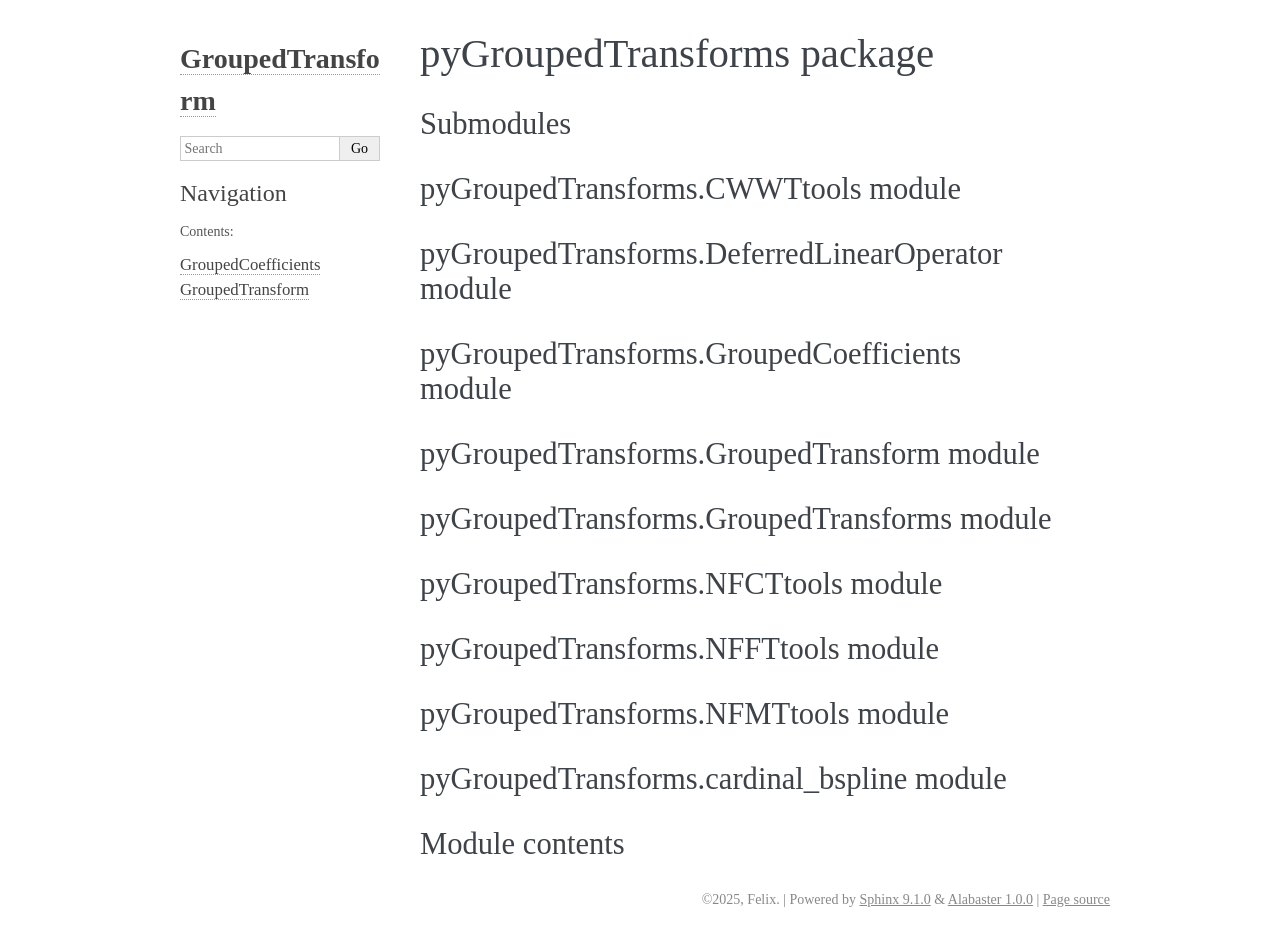
<file: pyGroupedTransforms.html>
<!DOCTYPE html>

<html lang="en" data-content_root="./">
  <head>
    <meta charset="utf-8" />
    <meta name="viewport" content="width=device-width, initial-scale=1.0" /><meta name="viewport" content="width=device-width, initial-scale=1" />

    <title>pyGroupedTransforms package &#8212; GroupedTransform 29.07.2025 documentation</title>
    <link rel="stylesheet" type="text/css" href="_static/pygments.css?v=d1102ebc" />
    <link rel="stylesheet" type="text/css" href="_static/basic.css?v=b08954a9" />
    <link rel="stylesheet" type="text/css" href="_static/alabaster.css?v=27fed22d" />
    <script src="_static/documentation_options.js?v=f8a20051"></script>
    <script src="_static/doctools.js?v=fd6eb6e6"></script>
    <script src="_static/sphinx_highlight.js?v=6ffebe34"></script>
    <link rel="index" title="Index" href="genindex.html" />
    <link rel="search" title="Search" href="search.html" />
   
  <link rel="stylesheet" href="_static/custom.css" type="text/css" />
  

  
  

  </head><body>
  

    <div class="document">
      <div class="documentwrapper">
        <div class="bodywrapper">
          

          <div class="body" role="main">
            
  <section id="pygroupedtransforms-package">
<h1>pyGroupedTransforms package<a class="headerlink" href="#pygroupedtransforms-package" title="Link to this heading">¶</a></h1>
<section id="submodules">
<h2>Submodules<a class="headerlink" href="#submodules" title="Link to this heading">¶</a></h2>
</section>
<section id="pygroupedtransforms-cwwttools-module">
<h2>pyGroupedTransforms.CWWTtools module<a class="headerlink" href="#pygroupedtransforms-cwwttools-module" title="Link to this heading">¶</a></h2>
</section>
<section id="pygroupedtransforms-deferredlinearoperator-module">
<h2>pyGroupedTransforms.DeferredLinearOperator module<a class="headerlink" href="#pygroupedtransforms-deferredlinearoperator-module" title="Link to this heading">¶</a></h2>
</section>
<section id="pygroupedtransforms-groupedcoefficients-module">
<h2>pyGroupedTransforms.GroupedCoefficients module<a class="headerlink" href="#pygroupedtransforms-groupedcoefficients-module" title="Link to this heading">¶</a></h2>
</section>
<section id="pygroupedtransforms-groupedtransform-module">
<h2>pyGroupedTransforms.GroupedTransform module<a class="headerlink" href="#pygroupedtransforms-groupedtransform-module" title="Link to this heading">¶</a></h2>
</section>
<section id="pygroupedtransforms-groupedtransforms-module">
<h2>pyGroupedTransforms.GroupedTransforms module<a class="headerlink" href="#pygroupedtransforms-groupedtransforms-module" title="Link to this heading">¶</a></h2>
</section>
<section id="pygroupedtransforms-nfcttools-module">
<h2>pyGroupedTransforms.NFCTtools module<a class="headerlink" href="#pygroupedtransforms-nfcttools-module" title="Link to this heading">¶</a></h2>
</section>
<section id="pygroupedtransforms-nffttools-module">
<h2>pyGroupedTransforms.NFFTtools module<a class="headerlink" href="#pygroupedtransforms-nffttools-module" title="Link to this heading">¶</a></h2>
</section>
<section id="pygroupedtransforms-nfmttools-module">
<h2>pyGroupedTransforms.NFMTtools module<a class="headerlink" href="#pygroupedtransforms-nfmttools-module" title="Link to this heading">¶</a></h2>
</section>
<section id="pygroupedtransforms-cardinal-bspline-module">
<h2>pyGroupedTransforms.cardinal_bspline module<a class="headerlink" href="#pygroupedtransforms-cardinal-bspline-module" title="Link to this heading">¶</a></h2>
</section>
<section id="module-contents">
<h2>Module contents<a class="headerlink" href="#module-contents" title="Link to this heading">¶</a></h2>
</section>
</section>


          </div>
          
        </div>
      </div>
      <div class="sphinxsidebar" role="navigation" aria-label="Main">
        <div class="sphinxsidebarwrapper">
<h1 class="logo"><a href="index.html">GroupedTransform</a></h1>









<search id="searchbox" style="display: none" role="search">
    <div class="searchformwrapper">
    <form class="search" action="search.html" method="get">
      <input type="text" name="q" aria-labelledby="searchlabel" autocomplete="off" autocorrect="off" autocapitalize="off" spellcheck="false" placeholder="Search"/>
      <input type="submit" value="Go" />
    </form>
    </div>
</search>
<script>document.getElementById('searchbox').style.display = "block"</script><h3>Navigation</h3>
<p class="caption" role="heading"><span class="caption-text">Contents:</span></p>
<ul>
<li class="toctree-l1"><a class="reference internal" href="GC.html">GroupedCoefficients</a></li>
<li class="toctree-l1"><a class="reference internal" href="GroupedTransforms.html">GroupedTransform</a></li>
</ul>

<div class="relations">
<h3>Related Topics</h3>
<ul>
  <li><a href="index.html">Documentation overview</a><ul>
  </ul></li>
</ul>
</div>








        </div>
      </div>
      <div class="clearer"></div>
    </div>
    <div class="footer">
      &#169;2025, Felix.
      
      |
      Powered by <a href="https://www.sphinx-doc.org/">Sphinx 9.1.0</a>
      &amp; <a href="https://alabaster.readthedocs.io">Alabaster 1.0.0</a>
      
      |
      <a href="_sources/pyGroupedTransforms.rst.txt"
          rel="nofollow">Page source</a>
    </div>

    

    
  </body>
</html>
</file>
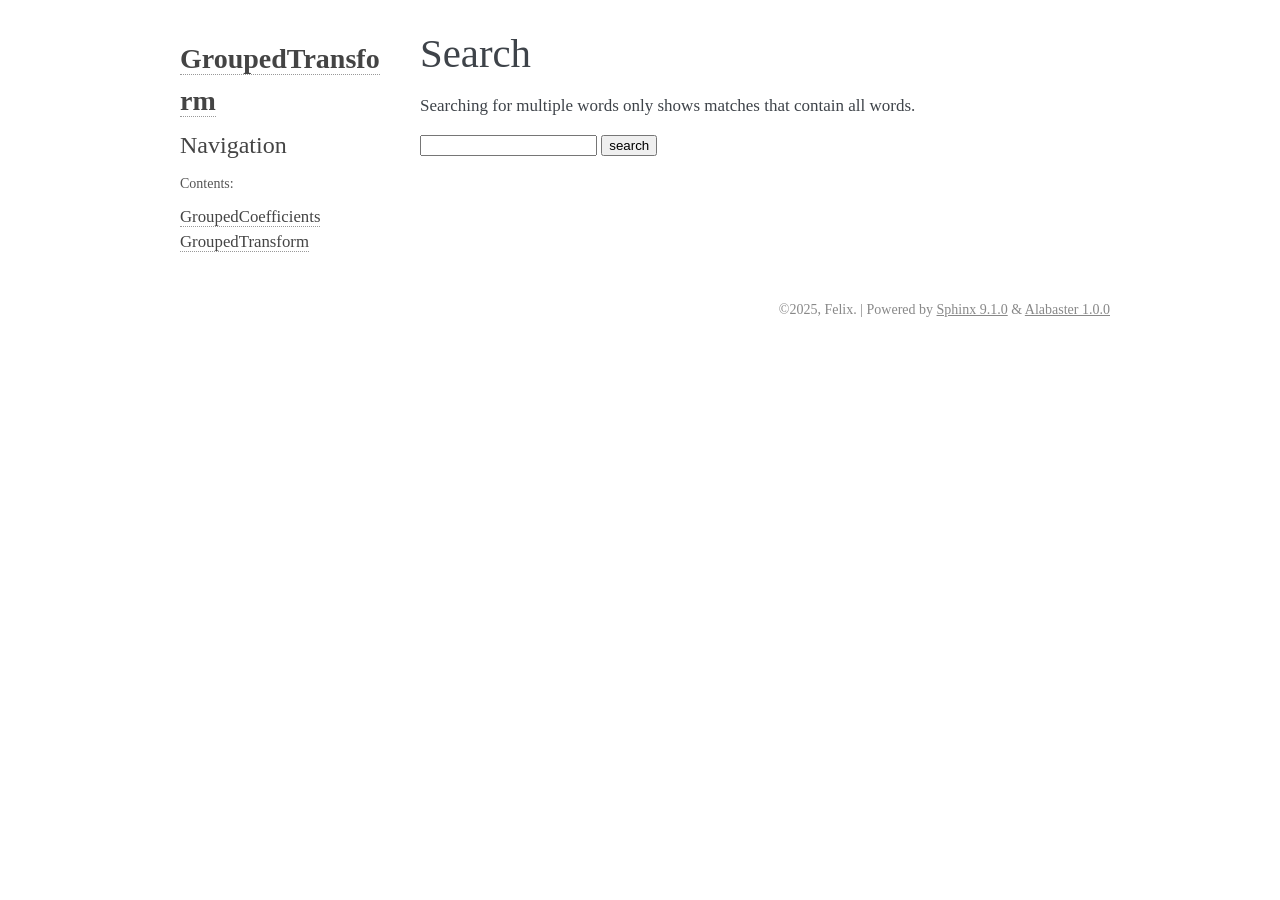
<file: search.html>
<!DOCTYPE html>

<html lang="en" data-content_root="./">
  <head>
    <meta charset="utf-8" />
    <meta name="viewport" content="width=device-width, initial-scale=1.0" />
    <title>Search &#8212; GroupedTransform 29.07.2025 documentation</title>
    <link rel="stylesheet" type="text/css" href="_static/pygments.css?v=d1102ebc" />
    <link rel="stylesheet" type="text/css" href="_static/basic.css?v=b08954a9" />
    <link rel="stylesheet" type="text/css" href="_static/alabaster.css?v=27fed22d" />
    
    <script src="_static/documentation_options.js?v=f8a20051"></script>
    <script src="_static/doctools.js?v=fd6eb6e6"></script>
    <script src="_static/sphinx_highlight.js?v=6ffebe34"></script>
    <script src="_static/searchtools.js"></script>
    <script src="_static/language_data.js"></script>
    <link rel="index" title="Index" href="genindex.html" />
    <link rel="search" title="Search" href="#" />
    <script src="searchindex.js" defer="defer"></script>
    <meta name="robots" content="noindex" />
    
   
  <link rel="stylesheet" href="_static/custom.css" type="text/css" />
  

  
  


  </head><body>
  

    <div class="document">
      <div class="documentwrapper">
        <div class="bodywrapper">
          

          <div class="body" role="main">
            
  <h1 id="search-documentation">Search</h1>
  
  <noscript>
  <div class="admonition warning">
  <p>
    Please activate JavaScript to enable the search
    functionality.
  </p>
  </div>
  </noscript>
  
  
  <p>
    Searching for multiple words only shows matches that contain
    all words.
  </p>
  
  
  <form action="" method="get">
    <input type="text" name="q" aria-labelledby="search-documentation" value="" autocomplete="off" autocorrect="off" autocapitalize="off" spellcheck="false"/>
    <input type="submit" value="search" />
    <span id="search-progress" style="padding-left: 10px"></span>
  </form>
  
  
  <div id="search-results"></div>
  

          </div>
          
        </div>
      </div>
      <div class="sphinxsidebar" role="navigation" aria-label="Main">
        <div class="sphinxsidebarwrapper">
<h1 class="logo"><a href="index.html">GroupedTransform</a></h1>








<h3>Navigation</h3>
<p class="caption" role="heading"><span class="caption-text">Contents:</span></p>
<ul>
<li class="toctree-l1"><a class="reference internal" href="GC.html">GroupedCoefficients</a></li>
<li class="toctree-l1"><a class="reference internal" href="GroupedTransforms.html">GroupedTransform</a></li>
</ul>

<div class="relations">
<h3>Related Topics</h3>
<ul>
  <li><a href="index.html">Documentation overview</a><ul>
  </ul></li>
</ul>
</div>








        </div>
      </div>
      <div class="clearer"></div>
    </div>
    <div class="footer">
      &#169;2025, Felix.
      
      |
      Powered by <a href="https://www.sphinx-doc.org/">Sphinx 9.1.0</a>
      &amp; <a href="https://alabaster.readthedocs.io">Alabaster 1.0.0</a>
      
    </div>

    

    
  </body>
</html>
</file>
<file: _static/pygments.css>
pre { line-height: 125%; }
td.linenos .normal { color: inherit; background-color: transparent; padding-left: 5px; padding-right: 5px; }
span.linenos { color: inherit; background-color: transparent; padding-left: 5px; padding-right: 5px; }
td.linenos .special { color: #000000; background-color: #ffffc0; padding-left: 5px; padding-right: 5px; }
span.linenos.special { color: #000000; background-color: #ffffc0; padding-left: 5px; padding-right: 5px; }
.highlight .hll { background-color: #ffffcc }
.highlight { background: #f8f8f8; }
.highlight .c { color: #8f5902; font-style: italic } /* Comment */
.highlight .err { color: #a40000; border: 1px solid #ef2929 } /* Error */
.highlight .g { color: #000000 } /* Generic */
.highlight .k { color: #004461; font-weight: bold } /* Keyword */
.highlight .l { color: #000000 } /* Literal */
.highlight .n { color: #000000 } /* Name */
.highlight .o { color: #582800 } /* Operator */
.highlight .x { color: #000000 } /* Other */
.highlight .p { color: #000000; font-weight: bold } /* Punctuation */
.highlight .ch { color: #8f5902; font-style: italic } /* Comment.Hashbang */
.highlight .cm { color: #8f5902; font-style: italic } /* Comment.Multiline */
.highlight .cp { color: #8f5902 } /* Comment.Preproc */
.highlight .cpf { color: #8f5902; font-style: italic } /* Comment.PreprocFile */
.highlight .c1 { color: #8f5902; font-style: italic } /* Comment.Single */
.highlight .cs { color: #8f5902; font-style: italic } /* Comment.Special */
.highlight .gd { color: #a40000 } /* Generic.Deleted */
.highlight .ge { color: #000000; font-style: italic } /* Generic.Emph */
.highlight .ges { color: #000000 } /* Generic.EmphStrong */
.highlight .gr { color: #ef2929 } /* Generic.Error */
.highlight .gh { color: #000080; font-weight: bold } /* Generic.Heading */
.highlight .gi { color: #00A000 } /* Generic.Inserted */
.highlight .go { color: #888888 } /* Generic.Output */
.highlight .gp { color: #745334 } /* Generic.Prompt */
.highlight .gs { color: #000000; font-weight: bold } /* Generic.Strong */
.highlight .gu { color: #800080; font-weight: bold } /* Generic.Subheading */
.highlight .gt { color: #a40000; font-weight: bold } /* Generic.Traceback */
.highlight .kc { color: #004461; font-weight: bold } /* Keyword.Constant */
.highlight .kd { color: #004461; font-weight: bold } /* Keyword.Declaration */
.highlight .kn { color: #004461; font-weight: bold } /* Keyword.Namespace */
.highlight .kp { color: #004461; font-weight: bold } /* Keyword.Pseudo */
.highlight .kr { color: #004461; font-weight: bold } /* Keyword.Reserved */
.highlight .kt { color: #004461; font-weight: bold } /* Keyword.Type */
.highlight .ld { color: #000000 } /* Literal.Date */
.highlight .m { color: #990000 } /* Literal.Number */
.highlight .s { color: #4e9a06 } /* Literal.String */
.highlight .na { color: #c4a000 } /* Name.Attribute */
.highlight .nb { color: #004461 } /* Name.Builtin */
.highlight .nc { color: #000000 } /* Name.Class */
.highlight .no { color: #000000 } /* Name.Constant */
.highlight .nd { color: #888888 } /* Name.Decorator */
.highlight .ni { color: #ce5c00 } /* Name.Entity */
.highlight .ne { color: #cc0000; font-weight: bold } /* Name.Exception */
.highlight .nf { color: #000000 } /* Name.Function */
.highlight .nl { color: #f57900 } /* Name.Label */
.highlight .nn { color: #000000 } /* Name.Namespace */
.highlight .nx { color: #000000 } /* Name.Other */
.highlight .py { color: #000000 } /* Name.Property */
.highlight .nt { color: #004461; font-weight: bold } /* Name.Tag */
.highlight .nv { color: #000000 } /* Name.Variable */
.highlight .ow { color: #004461; font-weight: bold } /* Operator.Word */
.highlight .pm { color: #000000; font-weight: bold } /* Punctuation.Marker */
.highlight .w { color: #f8f8f8 } /* Text.Whitespace */
.highlight .mb { color: #990000 } /* Literal.Number.Bin */
.highlight .mf { color: #990000 } /* Literal.Number.Float */
.highlight .mh { color: #990000 } /* Literal.Number.Hex */
.highlight .mi { color: #990000 } /* Literal.Number.Integer */
.highlight .mo { color: #990000 } /* Literal.Number.Oct */
.highlight .sa { color: #4e9a06 } /* Literal.String.Affix */
.highlight .sb { color: #4e9a06 } /* Literal.String.Backtick */
.highlight .sc { color: #4e9a06 } /* Literal.String.Char */
.highlight .dl { color: #4e9a06 } /* Literal.String.Delimiter */
.highlight .sd { color: #8f5902; font-style: italic } /* Literal.String.Doc */
.highlight .s2 { color: #4e9a06 } /* Literal.String.Double */
.highlight .se { color: #4e9a06 } /* Literal.String.Escape */
.highlight .sh { color: #4e9a06 } /* Literal.String.Heredoc */
.highlight .si { color: #4e9a06 } /* Literal.String.Interpol */
.highlight .sx { color: #4e9a06 } /* Literal.String.Other */
.highlight .sr { color: #4e9a06 } /* Literal.String.Regex */
.highlight .s1 { color: #4e9a06 } /* Literal.String.Single */
.highlight .ss { color: #4e9a06 } /* Literal.String.Symbol */
.highlight .bp { color: #3465a4 } /* Name.Builtin.Pseudo */
.highlight .fm { color: #000000 } /* Name.Function.Magic */
.highlight .vc { color: #000000 } /* Name.Variable.Class */
.highlight .vg { color: #000000 } /* Name.Variable.Global */
.highlight .vi { color: #000000 } /* Name.Variable.Instance */
.highlight .vm { color: #000000 } /* Name.Variable.Magic */
.highlight .il { color: #990000 } /* Literal.Number.Integer.Long */
</file>
<file: _static/basic.css>
/*
 * Sphinx stylesheet -- basic theme.
 */

/* -- main layout ----------------------------------------------------------- */

div.clearer {
    clear: both;
}

div.section::after {
    display: block;
    content: '';
    clear: left;
}

/* -- relbar ---------------------------------------------------------------- */

div.related {
    width: 100%;
    font-size: 90%;
}

div.related h3 {
    display: none;
}

div.related ul {
    margin: 0;
    padding: 0 0 0 10px;
    list-style: none;
}

div.related li {
    display: inline;
}

div.related li.right {
    float: right;
    margin-right: 5px;
}

/* -- sidebar --------------------------------------------------------------- */

div.sphinxsidebarwrapper {
    padding: 10px 5px 0 10px;
}

div.sphinxsidebar {
    float: left;
    width: 230px;
    margin-left: -100%;
    font-size: 90%;
    word-wrap: break-word;
    overflow-wrap : break-word;
}

div.sphinxsidebar ul {
    list-style: none;
}

div.sphinxsidebar ul ul,
div.sphinxsidebar ul.want-points {
    margin-left: 20px;
    list-style: square;
}

div.sphinxsidebar ul ul {
    margin-top: 0;
    margin-bottom: 0;
}

div.sphinxsidebar form {
    margin-top: 10px;
}

div.sphinxsidebar input {
    border: 1px solid #98dbcc;
    font-family: sans-serif;
    font-size: 1em;
}

div.sphinxsidebar #searchbox form.search {
    overflow: hidden;
}

div.sphinxsidebar #searchbox input[type="text"] {
    float: left;
    width: 80%;
    padding: 0.25em;
    box-sizing: border-box;
}

div.sphinxsidebar #searchbox input[type="submit"] {
    float: left;
    width: 20%;
    border-left: none;
    padding: 0.25em;
    box-sizing: border-box;
}


img {
    border: 0;
    max-width: 100%;
}

/* -- search page ----------------------------------------------------------- */

ul.search {
    margin-top: 10px;
}

ul.search li {
    padding: 5px 0;
}

ul.search li a {
    font-weight: bold;
}

ul.search li p.context {
    color: #888;
    margin: 2px 0 0 30px;
    text-align: left;
}

ul.keywordmatches li.goodmatch a {
    font-weight: bold;
}

/* -- index page ------------------------------------------------------------ */

table.contentstable {
    width: 90%;
    margin-left: auto;
    margin-right: auto;
}

table.contentstable p.biglink {
    line-height: 150%;
}

a.biglink {
    font-size: 1.3em;
}

span.linkdescr {
    font-style: italic;
    padding-top: 5px;
    font-size: 90%;
}

/* -- general index --------------------------------------------------------- */

table.indextable {
    width: 100%;
}

table.indextable td {
    text-align: left;
    vertical-align: top;
}

table.indextable ul {
    margin-top: 0;
    margin-bottom: 0;
    list-style-type: none;
}

table.indextable > tbody > tr > td > ul {
    padding-left: 0em;
}

table.indextable tr.pcap {
    height: 10px;
}

table.indextable tr.cap {
    margin-top: 10px;
    background-color: #f2f2f2;
}

img.toggler {
    margin-right: 3px;
    margin-top: 3px;
    cursor: pointer;
}

div.modindex-jumpbox {
    border-top: 1px solid #ddd;
    border-bottom: 1px solid #ddd;
    margin: 1em 0 1em 0;
    padding: 0.4em;
}

div.genindex-jumpbox {
    border-top: 1px solid #ddd;
    border-bottom: 1px solid #ddd;
    margin: 1em 0 1em 0;
    padding: 0.4em;
}

/* -- domain module index --------------------------------------------------- */

table.modindextable td {
    padding: 2px;
    border-collapse: collapse;
}

/* -- general body styles --------------------------------------------------- */

div.body {
    min-width: inherit;
    max-width: 800px;
}

div.body p, div.body dd, div.body li, div.body blockquote {
    -moz-hyphens: auto;
    -ms-hyphens: auto;
    -webkit-hyphens: auto;
    hyphens: auto;
}

a.headerlink {
    visibility: hidden;
}

a:visited {
    color: #551A8B;
}

h1:hover > a.headerlink,
h2:hover > a.headerlink,
h3:hover > a.headerlink,
h4:hover > a.headerlink,
h5:hover > a.headerlink,
h6:hover > a.headerlink,
dt:hover > a.headerlink,
caption:hover > a.headerlink,
p.caption:hover > a.headerlink,
div.code-block-caption:hover > a.headerlink {
    visibility: visible;
}

div.body p.caption {
    text-align: inherit;
}

div.body td {
    text-align: left;
}

.first {
    margin-top: 0 !important;
}

p.rubric {
    margin-top: 30px;
    font-weight: bold;
}

img.align-left, figure.align-left, .figure.align-left, object.align-left {
    clear: left;
    float: left;
    margin-right: 1em;
}

img.align-right, figure.align-right, .figure.align-right, object.align-right {
    clear: right;
    float: right;
    margin-left: 1em;
}

img.align-center, figure.align-center, .figure.align-center, object.align-center {
  display: block;
  margin-left: auto;
  margin-right: auto;
}

img.align-default, figure.align-default, .figure.align-default {
  display: block;
  margin-left: auto;
  margin-right: auto;
}

.align-left {
    text-align: left;
}

.align-center {
    text-align: center;
}

.align-default {
    text-align: center;
}

.align-right {
    text-align: right;
}

/* -- sidebars -------------------------------------------------------------- */

div.sidebar,
aside.sidebar {
    margin: 0 0 0.5em 1em;
    border: 1px solid #ddb;
    padding: 7px;
    background-color: #ffe;
    width: 40%;
    float: right;
    clear: right;
    overflow-x: auto;
}

p.sidebar-title {
    font-weight: bold;
}

nav.contents,
aside.topic,
div.admonition, div.topic, blockquote {
    clear: left;
}

/* -- topics ---------------------------------------------------------------- */

nav.contents,
aside.topic,
div.topic {
    border: 1px solid #ccc;
    padding: 7px;
    margin: 10px 0 10px 0;
}

p.topic-title {
    font-size: 1.1em;
    font-weight: bold;
    margin-top: 10px;
}

/* -- admonitions ----------------------------------------------------------- */

div.admonition {
    margin-top: 10px;
    margin-bottom: 10px;
    padding: 7px;
}

div.admonition dt {
    font-weight: bold;
}

p.admonition-title {
    margin: 0px 10px 5px 0px;
    font-weight: bold;
}

div.body p.centered {
    text-align: center;
    margin-top: 25px;
}

/* -- content of sidebars/topics/admonitions -------------------------------- */

div.sidebar > :last-child,
aside.sidebar > :last-child,
nav.contents > :last-child,
aside.topic > :last-child,
div.topic > :last-child,
div.admonition > :last-child {
    margin-bottom: 0;
}

div.sidebar::after,
aside.sidebar::after,
nav.contents::after,
aside.topic::after,
div.topic::after,
div.admonition::after,
blockquote::after {
    display: block;
    content: '';
    clear: both;
}

/* -- tables ---------------------------------------------------------------- */

table.docutils {
    margin-top: 10px;
    margin-bottom: 10px;
    border: 0;
    border-collapse: collapse;
}

table.align-center {
    margin-left: auto;
    margin-right: auto;
}

table.align-default {
    margin-left: auto;
    margin-right: auto;
}

table caption span.caption-number {
    font-style: italic;
}

table caption span.caption-text {
}

table.docutils td, table.docutils th {
    padding: 1px 8px 1px 5px;
    border-top: 0;
    border-left: 0;
    border-right: 0;
    border-bottom: 1px solid #aaa;
}

th {
    text-align: left;
    padding-right: 5px;
}

table.citation {
    border-left: solid 1px gray;
    margin-left: 1px;
}

table.citation td {
    border-bottom: none;
}

th > :first-child,
td > :first-child {
    margin-top: 0px;
}

th > :last-child,
td > :last-child {
    margin-bottom: 0px;
}

/* -- figures --------------------------------------------------------------- */

div.figure, figure {
    margin: 0.5em;
    padding: 0.5em;
}

div.figure p.caption, figcaption {
    padding: 0.3em;
}

div.figure p.caption span.caption-number,
figcaption span.caption-number {
    font-style: italic;
}

div.figure p.caption span.caption-text,
figcaption span.caption-text {
}

/* -- field list styles ----------------------------------------------------- */

table.field-list td, table.field-list th {
    border: 0 !important;
}

.field-list ul {
    margin: 0;
    padding-left: 1em;
}

.field-list p {
    margin: 0;
}

.field-name {
    -moz-hyphens: manual;
    -ms-hyphens: manual;
    -webkit-hyphens: manual;
    hyphens: manual;
}

/* -- hlist styles ---------------------------------------------------------- */

table.hlist {
    margin: 1em 0;
}

table.hlist td {
    vertical-align: top;
}

/* -- object description styles --------------------------------------------- */

.sig {
	font-family: 'Consolas', 'Menlo', 'DejaVu Sans Mono', 'Bitstream Vera Sans Mono', monospace;
}

.sig-name, code.descname {
    background-color: transparent;
    font-weight: bold;
}

.sig-name {
	font-size: 1.1em;
}

code.descname {
    font-size: 1.2em;
}

.sig-prename, code.descclassname {
    background-color: transparent;
}

.optional {
    font-size: 1.3em;
}

.sig-paren {
    font-size: larger;
}

.sig-param.n {
	font-style: italic;
}

/* C++ specific styling */

.sig-inline.c-texpr,
.sig-inline.cpp-texpr {
	font-family: unset;
}

.sig.c   .k, .sig.c   .kt,
.sig.cpp .k, .sig.cpp .kt {
	color: #0033B3;
}

.sig.c   .m,
.sig.cpp .m {
	color: #1750EB;
}

.sig.c   .s, .sig.c   .sc,
.sig.cpp .s, .sig.cpp .sc {
	color: #067D17;
}


/* -- other body styles ----------------------------------------------------- */

ol.arabic {
    list-style: decimal;
}

ol.loweralpha {
    list-style: lower-alpha;
}

ol.upperalpha {
    list-style: upper-alpha;
}

ol.lowerroman {
    list-style: lower-roman;
}

ol.upperroman {
    list-style: upper-roman;
}

:not(li) > ol > li:first-child > :first-child,
:not(li) > ul > li:first-child > :first-child {
    margin-top: 0px;
}

:not(li) > ol > li:last-child > :last-child,
:not(li) > ul > li:last-child > :last-child {
    margin-bottom: 0px;
}

ol.simple ol p,
ol.simple ul p,
ul.simple ol p,
ul.simple ul p {
    margin-top: 0;
}

ol.simple > li:not(:first-child) > p,
ul.simple > li:not(:first-child) > p {
    margin-top: 0;
}

ol.simple p,
ul.simple p {
    margin-bottom: 0;
}

aside.footnote > span,
div.citation > span {
    float: left;
}
aside.footnote > span:last-of-type,
div.citation > span:last-of-type {
  padding-right: 0.5em;
}
aside.footnote > p {
  margin-left: 2em;
}
div.citation > p {
  margin-left: 4em;
}
aside.footnote > p:last-of-type,
div.citation > p:last-of-type {
    margin-bottom: 0em;
}
aside.footnote > p:last-of-type:after,
div.citation > p:last-of-type:after {
    content: "";
    clear: both;
}

dl.field-list {
    display: grid;
    grid-template-columns: fit-content(30%) auto;
}

dl.field-list > dt {
    font-weight: bold;
    word-break: break-word;
    padding-left: 0.5em;
    padding-right: 5px;
}

dl.field-list > dd {
    padding-left: 0.5em;
    margin-top: 0em;
    margin-left: 0em;
    margin-bottom: 0em;
}

dl {
    margin-bottom: 15px;
}

dd > :first-child {
    margin-top: 0px;
}

dd ul, dd table {
    margin-bottom: 10px;
}

dd {
    margin-top: 3px;
    margin-bottom: 10px;
    margin-left: 30px;
}

.sig dd {
    margin-top: 0px;
    margin-bottom: 0px;
}

.sig dl {
    margin-top: 0px;
    margin-bottom: 0px;
}

dl > dd:last-child,
dl > dd:last-child > :last-child {
    margin-bottom: 0;
}

dt:target, span.highlighted {
    background-color: #fbe54e;
}

rect.highlighted {
    fill: #fbe54e;
}

dl.glossary dt {
    font-weight: bold;
    font-size: 1.1em;
}

.versionmodified {
    font-style: italic;
}

.system-message {
    background-color: #fda;
    padding: 5px;
    border: 3px solid red;
}

.footnote:target  {
    background-color: #ffa;
}

.line-block {
    display: block;
    margin-top: 1em;
    margin-bottom: 1em;
}

.line-block .line-block {
    margin-top: 0;
    margin-bottom: 0;
    margin-left: 1.5em;
}

.guilabel, .menuselection {
    font-family: sans-serif;
}

.accelerator {
    text-decoration: underline;
}

.classifier {
    font-style: oblique;
}

.classifier:before {
    font-style: normal;
    margin: 0 0.5em;
    content: ":";
    display: inline-block;
}

abbr, acronym {
    border-bottom: dotted 1px;
    cursor: help;
}

/* -- code displays --------------------------------------------------------- */

pre {
    overflow: auto;
    overflow-y: hidden;  /* fixes display issues on Chrome browsers */
}

pre, div[class*="highlight-"] {
    clear: both;
}

span.pre {
    -moz-hyphens: none;
    -ms-hyphens: none;
    -webkit-hyphens: none;
    hyphens: none;
    white-space: nowrap;
}

div[class*="highlight-"] {
    margin: 1em 0;
}

td.linenos pre {
    border: 0;
    background-color: transparent;
    color: #aaa;
}

table.highlighttable {
    display: block;
}

table.highlighttable tbody {
    display: block;
}

table.highlighttable tr {
    display: flex;
}

table.highlighttable td {
    margin: 0;
    padding: 0;
}

table.highlighttable td.linenos {
    padding-right: 0.5em;
}

table.highlighttable td.code {
    flex: 1;
    overflow: hidden;
}

.highlight .hll {
    display: block;
}

div.highlight pre,
table.highlighttable pre {
    margin: 0;
}

div.code-block-caption + div {
    margin-top: 0;
}

div.code-block-caption {
    margin-top: 1em;
    padding: 2px 5px;
    font-size: small;
}

div.code-block-caption code {
    background-color: transparent;
}

table.highlighttable td.linenos,
span.linenos,
div.highlight span.gp {  /* gp: Generic.Prompt */
  user-select: none;
  -webkit-user-select: text; /* Safari fallback only */
  -webkit-user-select: none; /* Chrome/Safari */
  -moz-user-select: none; /* Firefox */
  -ms-user-select: none; /* IE10+ */
}

div.code-block-caption span.caption-number {
    padding: 0.1em 0.3em;
    font-style: italic;
}

div.code-block-caption span.caption-text {
}

div.literal-block-wrapper {
    margin: 1em 0;
}

code.xref, a code {
    background-color: transparent;
    font-weight: bold;
}

h1 code, h2 code, h3 code, h4 code, h5 code, h6 code {
    background-color: transparent;
}

.viewcode-link {
    float: right;
}

.viewcode-back {
    float: right;
    font-family: sans-serif;
}

div.viewcode-block:target {
    margin: -1px -10px;
    padding: 0 10px;
}

/* -- math display ---------------------------------------------------------- */

img.math {
    vertical-align: middle;
}

div.body div.math p {
    text-align: center;
}

span.eqno {
    float: right;
}

span.eqno a.headerlink {
    position: absolute;
    z-index: 1;
}

div.math:hover a.headerlink {
    visibility: visible;
}

/* -- printout stylesheet --------------------------------------------------- */

@media print {
    div.document,
    div.documentwrapper,
    div.bodywrapper {
        margin: 0 !important;
        width: 100%;
    }

    div.sphinxsidebar,
    div.related,
    div.footer,
    #top-link {
        display: none;
    }
}
</file>
<file: _static/alabaster.css>
/* -- page layout ----------------------------------------------------------- */

body {
    font-family: Georgia, serif;
    font-size: 17px;
    background-color: #fff;
    color: #000;
    margin: 0;
    padding: 0;
}


div.document {
    width: 940px;
    margin: 30px auto 0 auto;
}

div.documentwrapper {
    float: left;
    width: 100%;
}

div.bodywrapper {
    margin: 0 0 0 220px;
}

div.sphinxsidebar {
    width: 220px;
    font-size: 14px;
    line-height: 1.5;
}

hr {
    border: 1px solid #B1B4B6;
}

div.body {
    background-color: #fff;
    color: #3E4349;
    padding: 0 30px 0 30px;
}

div.body > .section {
    text-align: left;
}

div.footer {
    width: 940px;
    margin: 20px auto 30px auto;
    font-size: 14px;
    color: #888;
    text-align: right;
}

div.footer a {
    color: #888;
}

p.caption {
    font-family: inherit;
    font-size: inherit;
}


div.relations {
    display: none;
}


div.sphinxsidebar {
    max-height: 100%;
    overflow-y: auto;
}

div.sphinxsidebar a {
    color: #444;
    text-decoration: none;
    border-bottom: 1px dotted #999;
}

div.sphinxsidebar a:hover {
    border-bottom: 1px solid #999;
}

div.sphinxsidebarwrapper {
    padding: 18px 10px;
}

div.sphinxsidebarwrapper p.logo {
    padding: 0;
    margin: -10px 0 0 0px;
    text-align: center;
}

div.sphinxsidebarwrapper h1.logo {
    margin-top: -10px;
    text-align: center;
    margin-bottom: 5px;
    text-align: left;
}

div.sphinxsidebarwrapper h1.logo-name {
    margin-top: 0px;
}

div.sphinxsidebarwrapper p.blurb {
    margin-top: 0;
    font-style: normal;
}

div.sphinxsidebar h3,
div.sphinxsidebar h4 {
    font-family: Georgia, serif;
    color: #444;
    font-size: 24px;
    font-weight: normal;
    margin: 0 0 5px 0;
    padding: 0;
}

div.sphinxsidebar h4 {
    font-size: 20px;
}

div.sphinxsidebar h3 a {
    color: #444;
}

div.sphinxsidebar p.logo a,
div.sphinxsidebar h3 a,
div.sphinxsidebar p.logo a:hover,
div.sphinxsidebar h3 a:hover {
    border: none;
}

div.sphinxsidebar p {
    color: #555;
    margin: 10px 0;
}

div.sphinxsidebar ul {
    margin: 10px 0;
    padding: 0;
    color: #000;
}

div.sphinxsidebar ul li.toctree-l1 > a {
    font-size: 120%;
}

div.sphinxsidebar ul li.toctree-l2 > a {
    font-size: 110%;
}

div.sphinxsidebar input {
    border: 1px solid #CCC;
    font-family: Georgia, serif;
    font-size: 1em;
}

div.sphinxsidebar #searchbox {
    margin: 1em 0;
}

div.sphinxsidebar .search > div {
    display: table-cell;
}

div.sphinxsidebar hr {
    border: none;
    height: 1px;
    color: #AAA;
    background: #AAA;

    text-align: left;
    margin-left: 0;
    width: 50%;
}

div.sphinxsidebar .badge {
    border-bottom: none;
}

div.sphinxsidebar .badge:hover {
    border-bottom: none;
}

/* To address an issue with donation coming after search */
div.sphinxsidebar h3.donation {
    margin-top: 10px;
}

/* -- body styles ----------------------------------------------------------- */

a {
    color: #004B6B;
    text-decoration: underline;
}

a:hover {
    color: #6D4100;
    text-decoration: underline;
}

div.body h1,
div.body h2,
div.body h3,
div.body h4,
div.body h5,
div.body h6 {
    font-family: Georgia, serif;
    font-weight: normal;
    margin: 30px 0px 10px 0px;
    padding: 0;
}

div.body h1 { margin-top: 0; padding-top: 0; font-size: 240%; }
div.body h2 { font-size: 180%; }
div.body h3 { font-size: 150%; }
div.body h4 { font-size: 130%; }
div.body h5 { font-size: 100%; }
div.body h6 { font-size: 100%; }

a.headerlink {
    color: #DDD;
    padding: 0 4px;
    text-decoration: none;
}

a.headerlink:hover {
    color: #444;
    background: #EAEAEA;
}

div.body p, div.body dd, div.body li {
    line-height: 1.4em;
}

div.admonition {
    margin: 20px 0px;
    padding: 10px 30px;
    background-color: #EEE;
    border: 1px solid #CCC;
}

div.admonition tt.xref, div.admonition code.xref, div.admonition a tt {
    background-color: #FBFBFB;
    border-bottom: 1px solid #fafafa;
}

div.admonition p.admonition-title {
    font-family: Georgia, serif;
    font-weight: normal;
    font-size: 24px;
    margin: 0 0 10px 0;
    padding: 0;
    line-height: 1;
}

div.admonition p.last {
    margin-bottom: 0;
}

dt:target, .highlight {
    background: #FAF3E8;
}

div.warning {
    background-color: #FCC;
    border: 1px solid #FAA;
}

div.danger {
    background-color: #FCC;
    border: 1px solid #FAA;
    -moz-box-shadow: 2px 2px 4px #D52C2C;
    -webkit-box-shadow: 2px 2px 4px #D52C2C;
    box-shadow: 2px 2px 4px #D52C2C;
}

div.error {
    background-color: #FCC;
    border: 1px solid #FAA;
    -moz-box-shadow: 2px 2px 4px #D52C2C;
    -webkit-box-shadow: 2px 2px 4px #D52C2C;
    box-shadow: 2px 2px 4px #D52C2C;
}

div.caution {
    background-color: #FCC;
    border: 1px solid #FAA;
}

div.attention {
    background-color: #FCC;
    border: 1px solid #FAA;
}

div.important {
    background-color: #EEE;
    border: 1px solid #CCC;
}

div.note {
    background-color: #EEE;
    border: 1px solid #CCC;
}

div.tip {
    background-color: #EEE;
    border: 1px solid #CCC;
}

div.hint {
    background-color: #EEE;
    border: 1px solid #CCC;
}

div.seealso {
    background-color: #EEE;
    border: 1px solid #CCC;
}

div.topic {
    background-color: #EEE;
}

p.admonition-title {
    display: inline;
}

p.admonition-title:after {
    content: ":";
}

pre, tt, code {
    font-family: 'Consolas', 'Menlo', 'DejaVu Sans Mono', 'Bitstream Vera Sans Mono', monospace;
    font-size: 0.9em;
}

.hll {
    background-color: #FFC;
    margin: 0 -12px;
    padding: 0 12px;
    display: block;
}

img.screenshot {
}

tt.descname, tt.descclassname, code.descname, code.descclassname {
    font-size: 0.95em;
}

tt.descname, code.descname {
    padding-right: 0.08em;
}

img.screenshot {
    -moz-box-shadow: 2px 2px 4px #EEE;
    -webkit-box-shadow: 2px 2px 4px #EEE;
    box-shadow: 2px 2px 4px #EEE;
}

table.docutils {
    border: 1px solid #888;
    -moz-box-shadow: 2px 2px 4px #EEE;
    -webkit-box-shadow: 2px 2px 4px #EEE;
    box-shadow: 2px 2px 4px #EEE;
}

table.docutils td, table.docutils th {
    border: 1px solid #888;
    padding: 0.25em 0.7em;
}

table.field-list, table.footnote {
    border: none;
    -moz-box-shadow: none;
    -webkit-box-shadow: none;
    box-shadow: none;
}

table.footnote {
    margin: 15px 0;
    width: 100%;
    border: 1px solid #EEE;
    background: #FDFDFD;
    font-size: 0.9em;
}

table.footnote + table.footnote {
    margin-top: -15px;
    border-top: none;
}

table.field-list th {
    padding: 0 0.8em 0 0;
}

table.field-list td {
    padding: 0;
}

table.field-list p {
    margin-bottom: 0.8em;
}

/* Cloned from
 * https://github.com/sphinx-doc/sphinx/commit/ef60dbfce09286b20b7385333d63a60321784e68
 */
.field-name {
    -moz-hyphens: manual;
    -ms-hyphens: manual;
    -webkit-hyphens: manual;
    hyphens: manual;
}

table.footnote td.label {
    width: .1px;
    padding: 0.3em 0 0.3em 0.5em;
}

table.footnote td {
    padding: 0.3em 0.5em;
}

dl {
    margin-left: 0;
    margin-right: 0;
    margin-top: 0;
    padding: 0;
}

dl dd {
    margin-left: 30px;
}

blockquote {
    margin: 0 0 0 30px;
    padding: 0;
}

ul, ol {
    /* Matches the 30px from the narrow-screen "li > ul" selector below */
    margin: 10px 0 10px 30px;
    padding: 0;
}

pre {
    background: unset;
    padding: 7px 30px;
    margin: 15px 0px;
    line-height: 1.3em;
}

div.viewcode-block:target {
    background: #ffd;
}

dl pre, blockquote pre, li pre {
    margin-left: 0;
    padding-left: 30px;
}

tt, code {
    background-color: #ecf0f3;
    color: #222;
    /* padding: 1px 2px; */
}

tt.xref, code.xref, a tt {
    background-color: #FBFBFB;
    border-bottom: 1px solid #fff;
}

a.reference {
    text-decoration: none;
    border-bottom: 1px dotted #004B6B;
}

a.reference:hover {
    border-bottom: 1px solid #6D4100;
}

/* Don't put an underline on images */
a.image-reference, a.image-reference:hover {
    border-bottom: none;
}

a.footnote-reference {
    text-decoration: none;
    font-size: 0.7em;
    vertical-align: top;
    border-bottom: 1px dotted #004B6B;
}

a.footnote-reference:hover {
    border-bottom: 1px solid #6D4100;
}

a:hover tt, a:hover code {
    background: #EEE;
}

@media screen and (max-width: 940px) {

    body {
        margin: 0;
        padding: 20px 30px;
    }

    div.documentwrapper {
        float: none;
        background: #fff;
        margin-left: 0;
        margin-top: 0;
        margin-right: 0;
        margin-bottom: 0;
    }

    div.sphinxsidebar {
        display: block;
        float: none;
        width: unset;
        margin: 50px -30px -20px -30px;
        padding: 10px 20px;
        background: #333;
        color: #FFF;
    }

    div.sphinxsidebar h3, div.sphinxsidebar h4, div.sphinxsidebar p,
    div.sphinxsidebar h3 a {
        color: #fff;
    }

    div.sphinxsidebar a {
        color: #AAA;
    }

    div.sphinxsidebar p.logo {
        display: none;
    }

    div.document {
        width: 100%;
        margin: 0;
    }

    div.footer {
        display: none;
    }

    div.bodywrapper {
        margin: 0;
    }

    div.body {
        min-height: 0;
        min-width: auto; /* fixes width on small screens, breaks .hll */
        padding: 0;
    }
    
    .hll {
        /* "fixes" the breakage */
        width: max-content;
    }

    .rtd_doc_footer {
        display: none;
    }

    .document {
        width: auto;
    }

    .footer {
        width: auto;
    }

    .github {
        display: none;
    }

    ul {
        margin-left: 0;
    }

    li > ul {
       /* Matches the 30px from the "ul, ol" selector above */
        margin-left: 30px;
    }
}


/* misc. */

.revsys-inline {
    display: none!important;
}

/* Hide ugly table cell borders in ..bibliography:: directive output */
table.docutils.citation, table.docutils.citation td, table.docutils.citation th {
  border: none;
  /* Below needed in some edge cases; if not applied, bottom shadows appear */
  -moz-box-shadow: none;
  -webkit-box-shadow: none;
  box-shadow: none;
}


/* relbar */

.related {
    line-height: 30px;
    width: 100%;
    font-size: 0.9rem;
}

.related.top {
    border-bottom: 1px solid #EEE;
    margin-bottom: 20px;
}

.related.bottom {
    border-top: 1px solid #EEE;
}

.related ul {
    padding: 0;
    margin: 0;
    list-style: none;
}

.related li {
    display: inline;
}

nav#rellinks {
    float: right;
}

nav#rellinks li+li:before {
    content: "|";
}

nav#breadcrumbs li+li:before {
    content: "\00BB";
}

/* Hide certain items when printing */
@media print {
    div.related {
        display: none;
    }
}

img.github  {
    position: absolute;
    top: 0;
    border: 0;
    right: 0;
}
</file>
<file: _static/custom.css>
/* This file intentionally left blank. */
</file>
